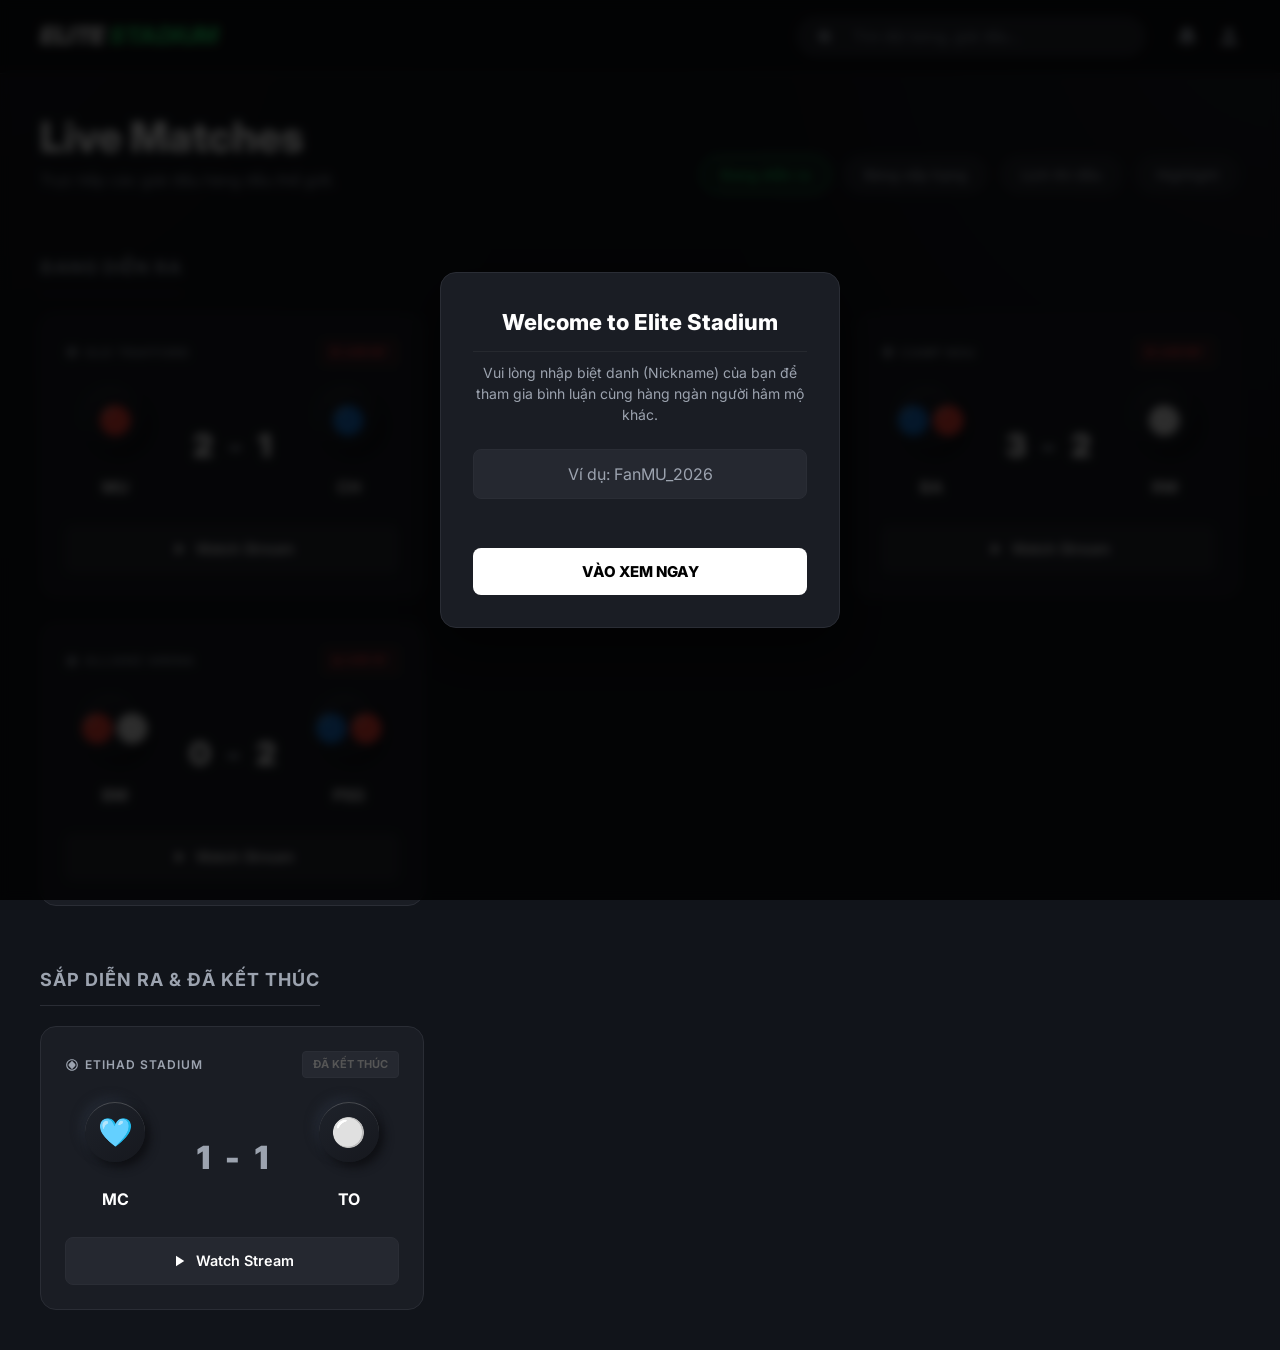
<file: index.html>
<!DOCTYPE html>
<html lang="vi">
<head>
    <meta charset="UTF-8">
    <meta name="viewport" content="width=device-width, initial-scale=1.0">
    <title>Elite Stadium - Trang Chủ Bóng Đá</title>
    <!-- Import font Inter giống thiết kế -->
    <link href="https://fonts.googleapis.com/css2?family=Inter:wght@400;500;600;700;800;900&display=swap" rel="stylesheet">
    <link rel="stylesheet" href="style.css">
    <style>
        /* Tái sử dụng Theme Elite Stadium */
        :root {
            --bg-main: #0e1015;
            --bg-card: #1a1d24;
            --bg-input: #252830;
            --accent-green: #22c55e;
            --accent-red: #ef4444;
            --text-main: #ffffff;
            --text-muted: #9ca3af;
            --border-color: #2a2d35;
        }

        * { box-sizing: border-box; margin: 0; padding: 0; }
        body { background-color: var(--bg-main); color: var(--text-main); font-family: 'Inter', sans-serif; min-height: 100vh; overflow-x: hidden; }

        /* NAVBAR */
        .elite-nav { display: flex; justify-content: space-between; align-items: center; padding: 16px 40px; border-bottom: 1px solid var(--border-color); background-color: rgba(14, 16, 21, 0.95); backdrop-filter: blur(10px); position: sticky; top: 0; z-index: 100; }
        .elite-logo { font-size: 24px; font-weight: 900; font-style: italic; letter-spacing: -0.5px; color: var(--text-main); }
        .elite-logo span { color: var(--accent-green); }
        
        .elite-search { display: flex; align-items: center; background-color: var(--bg-input); padding: 10px 20px; border-radius: 24px; width: 350px; border: 1px solid transparent; transition: border-color 0.3s; }
        .elite-search:focus-within { border-color: var(--accent-green); }
        .elite-search input { background: transparent; border: none; color: var(--text-main); outline: none; margin-left: 10px; width: 100%; font-family: 'Inter'; }
        .elite-search svg { color: var(--text-muted); width: 18px; height: 18px; }
        
        .nav-icons { display: flex; gap: 20px; align-items: center; color: var(--text-muted); }
        .nav-icons svg { width: 22px; height: 22px; cursor: pointer; transition: color 0.2s; }
        .nav-icons svg:hover { color: var(--text-main); }

        /* HERO SECTION */
        .elite-hero { margin-top: 40px; margin-bottom: 30px; display: flex; justify-content: space-between; align-items: flex-end; }
        .elite-title { font-size: 42px; font-weight: 800; margin-bottom: 8px; }
        .elite-subtitle { font-size: 16px; color: var(--text-muted); }
        
        /* FILTERS (Đã xóa Tennis, Basketball) */
        .elite-filters { display: flex; gap: 12px; }
        .elite-filter-btn { background-color: var(--bg-input); border: 1px solid var(--border-color); color: var(--text-muted); padding: 10px 20px; border-radius: 30px; cursor: pointer; font-weight: 600; font-size: 14px; transition: all 0.3s; font-family: 'Inter'; }
        .elite-filter-btn:hover { border-color: var(--text-muted); color: var(--text-main); }
        .elite-filter-btn.active { background-color: rgba(34, 197, 94, 0.1); border-color: var(--accent-green); color: var(--accent-green); }

        /* MATCH GRID & CARDS */
        .section-title { font-size: 18px; margin: 30px 0 20px 0; color: var(--text-muted); text-transform: uppercase; font-weight: 700; letter-spacing: 1px; border-bottom: 1px solid var(--border-color); padding-bottom: 10px; display: inline-block; }
        .match-list { display: grid; grid-template-columns: repeat(auto-fill, minmax(350px, 1fr)); gap: 24px; margin-bottom: 40px; }
        
        .elite-match-card { background: var(--bg-card); border: 1px solid var(--border-color); border-radius: 16px; padding: 24px; cursor: pointer; transition: transform 0.3s, box-shadow 0.3s, border-color 0.3s; position: relative; overflow: hidden; }
        .elite-match-card:hover { transform: translateY(-5px); border-color: #3a3f4a; box-shadow: 0 10px 30px rgba(0,0,0,0.5); }
        
        .elite-card-header { display: flex; justify-content: space-between; align-items: center; margin-bottom: 24px; }
        .elite-league { font-size: 12px; font-weight: 600; color: var(--text-muted); display: flex; align-items: center; gap: 6px; text-transform: uppercase; }
        .elite-league svg { width: 14px; height: 14px; }
        
        .elite-live-badge { background-color: rgba(239, 68, 68, 0.1); color: var(--accent-red); padding: 4px 10px; border-radius: 4px; font-size: 11px; font-weight: 800; display: flex; align-items: center; gap: 6px; border: 1px solid rgba(239, 68, 68, 0.2); }
        .elite-live-badge::before { content: ''; width: 6px; height: 6px; background: var(--accent-red); border-radius: 50%; box-shadow: 0 0 8px var(--accent-red); animation: pulse 1.5s infinite; }
        .elite-upcoming-badge { background-color: var(--bg-input); color: var(--text-muted); padding: 4px 10px; border-radius: 4px; font-size: 11px; font-weight: 700; border: 1px solid var(--border-color); }
        
        @keyframes pulse { 0% { opacity: 1; } 50% { opacity: 0.4; } 100% { opacity: 1; } }

        .elite-card-body { display: flex; justify-content: space-between; align-items: center; margin-bottom: 24px; }
        .elite-team { display: flex; flex-direction: column; align-items: center; gap: 10px; width: 30%; }
        .elite-logo-bg { width: 60px; height: 60px; border-radius: 50%; background: linear-gradient(145deg, #1e222a, #16181e); box-shadow:  5px 5px 10px #0e0f13, -5px -5px 10px #222731; display: flex; align-items: center; justify-content: center; font-size: 28px; }
        .elite-team-name { font-size: 16px; font-weight: 700; }
        
        .elite-score { font-size: 32px; font-weight: 900; width: 40%; text-align: center; }
        .elite-score span { color: var(--text-muted); margin: 0 5px; }
        
        .elite-watch-btn { width: 100%; padding: 14px; background-color: var(--bg-input); border: 1px solid var(--border-color); color: var(--text-main); border-radius: 8px; font-weight: 600; font-family: 'Inter'; cursor: pointer; display: flex; align-items: center; justify-content: center; gap: 8px; transition: all 0.2s; }
        .elite-match-card:hover .elite-watch-btn { background-color: var(--accent-green); color: #000; border-color: var(--accent-green); }
        .elite-watch-btn svg { width: 18px; height: 18px; }

        /* MODAL NICKNAME */
        .modal { display: none; position: fixed; inset: 0; background: rgba(0,0,0,0.8); backdrop-filter: blur(5px); z-index: 1000; align-items: center; justify-content: center; }
        .modal.active { display: flex; }
        .modal-content { background: var(--bg-card); padding: 32px; border-radius: 16px; width: 400px; border: 1px solid var(--border-color); text-align: center; }
        .modal-header { font-size: 22px; font-weight: 800; margin-bottom: 10px; color: var(--text-main); }
        .modal-content p { color: var(--text-muted); margin-bottom: 24px; font-size: 14px; line-height: 1.5; }
        .modal-content input { width: 100%; padding: 14px 20px; background: var(--bg-input); border: 1px solid var(--border-color); color: var(--text-main); border-radius: 8px; font-size: 16px; font-family: 'Inter'; margin-bottom: 24px; outline: none; transition: border-color 0.3s; text-align: center; }
        .modal-content input:focus { border-color: var(--accent-green); }
        .modal-actions button { width: 100%; padding: 14px; background: var(--text-main); color: #000; border: none; border-radius: 8px; font-weight: 800; font-size: 15px; cursor: pointer; transition: opacity 0.2s; }
        .modal-actions button:hover { opacity: 0.8; }

        /* TOAST */
        #toast { position: fixed; bottom: 20px; right: 20px; background: var(--accent-green); color: #000; padding: 12px 24px; border-radius: 6px; font-weight: 600; transform: translateX(150%); transition: transform 0.3s ease; z-index: 3000; }
        #toast.show { transform: translateX(0); }
    </style>
</head>
<body class="elite-stadium-bg">
    
    <!-- Navbar Premium Elite Stadium -->
    <nav class="elite-nav">
        <div class="elite-logo">ELITE <span>STADIUM</span></div>
        
        <div style="display: flex; align-items: center; gap: 30px;">
            <div class="elite-search">
                <svg viewBox="0 0 24 24" fill="none" stroke="currentColor" stroke-width="2"><circle cx="11" cy="11" r="8"/><path d="M21 21l-4.35-4.35"/></svg>
                <input type="text" id="searchInput" placeholder="Tìm đội bóng, giải đấu..." oninput="renderMatches()">
            </div>
            
            <div class="nav-icons">
                <!-- Bell icon -->
                <svg viewBox="0 0 24 24" fill="none" stroke="currentColor" stroke-width="2"><path d="M18 8A6 6 0 006 8c0 7-3 9-3 9h18s-3-2-3-9M13.73 21a2 2 0 01-3.46 0"/></svg>
                <!-- User icon -->
                <svg viewBox="0 0 24 24" fill="none" stroke="currentColor" stroke-width="2"><path d="M20 21v-2a4 4 0 00-4-4H8a4 4 0 00-4 4v2"/><circle cx="12" cy="7" r="4"/></svg>
            </div>
        </div>
    </nav>

    <div class="container" style="max-width: 1300px; margin: 0 auto; padding: 0 40px;">
        <div class="elite-hero">
            <div>
                <h1 class="elite-title">Live Matches</h1>
                <p class="elite-subtitle">Trực tiếp các giải đấu hàng đầu thế giới.</p>
            </div>
            <div class="elite-filters">
                <button class="elite-filter-btn active" onclick="window.location.href='index.html'">Đang diễn ra</button>
                <button class="elite-filter-btn" onclick="alert('Chức năng Bảng xếp hạng đang phát triển!')">Bảng xếp hạng</button>
                <button class="elite-filter-btn" onclick="alert('Chức năng Lịch thi đấu đang phát triển!')">Lịch thi đấu</button>
                <button class="elite-filter-btn" onclick="alert('Chức năng Highlight đang phát triển!')">Highlight</button>
            </div>
        </div>
        
        <!-- Khu vực hiển thị trận Live -->
        <h2 class="section-title">Đang diễn ra</h2>
        <div class="match-list" id="liveMatches"></div>
        
        <!-- Khu vực hiển thị trận Sắp tới / Đã kết thúc -->
        <h2 class="section-title" style="margin-top: 20px;">Sắp diễn ra & Đã kết thúc</h2>
        <div class="match-list" id="otherMatches"></div>
    </div>

    <!-- Modal Nhập Nickname -->
    <div class="modal" id="nicknameModal">
        <div class="modal-content">
            <div class="modal-header">Welcome to Elite Stadium</div>
            <p>Vui lòng nhập biệt danh (Nickname) của bạn để tham gia bình luận cùng hàng ngàn người hâm mộ khác.</p>
            <input type="text" id="nicknameInput" placeholder="Ví dụ: FanMU_2026">
            <div class="modal-actions">
                <button onclick="saveNickname()">VÀO XEM NGAY</button>
            </div>
        </div>
    </div>

    <!-- Toast Thông báo -->
    <div id="toast">Thành công!</div>

    <script src="data.js"></script>
    <script src="auth.js"></script>
    <script>
       // Cập nhật dữ liệu thật từ hệ thống (localStorage) do Admin thêm
        const savedData = localStorage.getItem('livestream_data');
        if (savedData) {
            window.db = JSON.parse(savedData);
        } else {
            // Nếu hệ thống chưa có dữ liệu, khởi tạo mảng rỗng để tránh lỗi
            window.db = {
                tblMatch: [],
                tblTeam: []
            };
        }

        // Tự động làm mới giao diện ngay khi Admin thêm trận đấu mới (không cần F5)
        window.addEventListener('storage', (e) => {
            if (e.key === 'livestream_data') {
                window.db = JSON.parse(e.newValue);
                renderMatches(); 
            }
        });

        // Hàm lấy Session giả lập (Bạn có thể map với auth.js của bạn)
        function getGuestSession() { return sessionStorage.getItem('viewerNick'); }
        function setGuestSession(nick) { sessionStorage.setItem('viewerNick', nick); }
        function showToast(msg) {
            const toast = document.getElementById('toast');
            toast.innerText = msg;
            toast.classList.add('show');
            setTimeout(() => { toast.classList.remove('show'); }, 3000);
        }

        document.addEventListener('DOMContentLoaded', () => {
            if (!getGuestSession()) {
                document.getElementById('nicknameModal').classList.add('active');
            }
            renderMatches();
        });

        function saveNickname() {
            const nick = document.getElementById('nicknameInput').value.trim();
            if (nick) {
                setGuestSession(nick);
                document.getElementById('nicknameModal').classList.remove('active');
                showToast("Đã lưu Nickname: " + nick);
            } else {
                alert("Vui lòng nhập Nickname!");
            }
        }

        function getTeam(id) { return window.db.tblTeam.find(t => t.teamId === id) || {name: "Unknown", shortName: "UNK", logo: "⚽"}; }

        function renderMatches() {
            const query = document.getElementById('searchInput').value.toLowerCase();
            const liveContainer = document.getElementById('liveMatches');
            const otherContainer = document.getElementById('otherMatches');

            liveContainer.innerHTML = ''; 
            otherContainer.innerHTML = '';

            let hasLive = false;
            let hasOther = false;

            window.db.tblMatch.forEach(m => {
                const home = getTeam(m.homeTeamId);
                const away = getTeam(m.awayTeamId);
                
                // Lọc theo tìm kiếm
                if (!home.name.toLowerCase().includes(query) && !away.name.toLowerCase().includes(query) && !home.shortName.toLowerCase().includes(query)) return;

                let badgeHtml = '';
                let scoreHtml = '';

                if (m.status === 'Live') {
                    badgeHtml = `<div class="elite-live-badge">LIVE ${m.currentTime}'</div>`;
                    scoreHtml = `<div class="elite-score" style="color: var(--text-main);">${m.homeScore} <span>-</span> ${m.awayScore}</div>`;
                } else if (m.status === 'Upcoming') {
                    badgeHtml = `<div class="elite-upcoming-badge">SẮP DIỄN RA</div>`;
                    scoreHtml = `<div class="elite-score" style="color: var(--text-muted); font-size: 24px;">VS</div>`;
                } else {
                    badgeHtml = `<div class="elite-upcoming-badge" style="color:#555">ĐÃ KẾT THÚC</div>`;
                    scoreHtml = `<div class="elite-score" style="color: var(--text-muted);">${m.homeScore} <span>-</span> ${m.awayScore}</div>`;
                }

                const html = `
                    <div class="elite-match-card" onclick="window.location.href='match-detail.html?id=${m.matchId}'">
                        <div class="elite-card-header">
                            <div class="elite-league">
                                <svg viewBox="0 0 24 24" fill="currentColor"><path d="M12 2C6.48 2 2 6.48 2 12s4.48 10 10 10 10-4.48 10-10S17.52 2 12 2zm0 18c-4.41 0-8-3.59-8-8s3.59-8 8-8 8 3.59 8 8-3.59 8-8 8zm4.59-10.59l-4.59-4.59-4.59 4.59C6.54 10.3 6 11.08 6 12s.54 1.7 1.41 2.59l4.59 4.59 4.59-4.59C17.46 13.7 18 12.92 18 12s-.54-1.7-1.41-2.59z"/></svg>
                                ${m.stadium} <!-- Dùng trường stadium lưu tên giải như thiết kế cũ -->
                            </div>
                            ${badgeHtml}
                        </div>
                        
                        <div class="elite-card-body">
                            <div class="elite-team">
                                <div class="elite-logo-bg">${home.logo}</div>
                                <div class="elite-team-name">${home.shortName}</div>
                            </div>
                            ${scoreHtml}
                            <div class="elite-team">
                                <div class="elite-logo-bg">${away.logo}</div>
                                <div class="elite-team-name">${away.shortName}</div>
                            </div>
                        </div>
                        
                        <button class="elite-watch-btn">
                            <svg viewBox="0 0 24 24" fill="currentColor"><path d="M8 5v14l11-7z"/></svg> 
                            Watch Stream
                        </button>
                    </div>`;

                if (m.status === 'Live') {
                    liveContainer.innerHTML += html;
                    hasLive = true;
                } else {
                    otherContainer.innerHTML += html;
                    hasOther = true;
                }
            });
            
            if (!hasLive) liveContainer.innerHTML = '<p style="color: var(--text-muted); padding: 20px 0;">Hiện không có trận đấu nào đang diễn ra.</p>';
            if (!hasOther) otherContainer.innerHTML = '<p style="color: var(--text-muted); padding: 20px 0;">Không có trận đấu sắp tới.</p>';
        }
    </script>
</body>
</html>
</file>
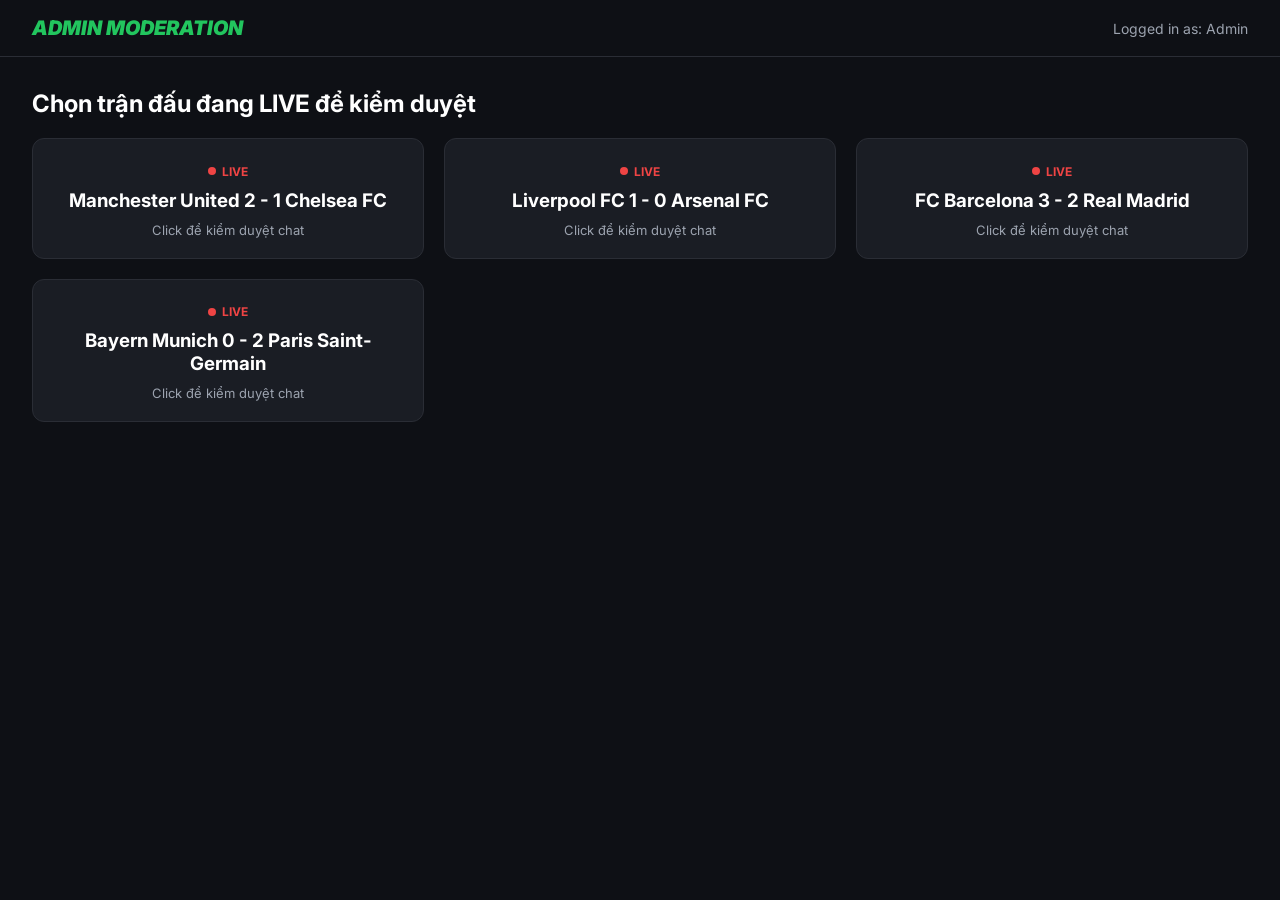
<file: admin-chat.html>
<!DOCTYPE html>
<html lang="vi">
<head>
    <meta charset="UTF-8">
    <meta name="viewport" content="width=device-width, initial-scale=1.0">
    <title>Kiểm Duyệt Chat - Admin</title>
    <link href="https://fonts.googleapis.com/css2?family=Inter:wght@400;500;600;700;800;900&display=swap" rel="stylesheet">
    <link rel="stylesheet" href="style/livechat.css">
</head>
<body>

    <!-- NAVBAR -->
    <nav class="navbar">
        <div class="nav-left">
            <button class="back-btn" onclick="goBack()" id="navBackBtn" style="display:none;">
                <svg width="24" height="24" viewBox="0 0 24 24" fill="none" stroke="currentColor" stroke-width="2"><path d="M19 12H5M12 19l-7-7 7-7"/></svg>
            </button>
            <div class="logo">ADMIN MODERATION</div>
        </div>
        <div style="color: var(--text-muted); font-size: 14px;">Logged in as: Admin</div>
    </nav>

    <!-- VIEW 1: DANH SÁCH TRẬN ĐẤU -->
    <div id="matchListView">
        <h2>Chọn trận đấu đang LIVE để kiểm duyệt</h2>
        <div class="grid-matches" id="liveMatchGrid">
            <!-- JS Render -->
        </div>
    </div>

    <!-- VIEW 2: CHI TIẾT KIỂM DUYỆT -->
    <div id="moderationView">
        <div class="left-panel">
            <div class="video-container">
                <img src="imgs/image.png" alt="Stadium" id="streamImage">
                <h3 id="videoTitle" style="position: absolute; bottom: 20px; left: 20px; background: rgba(0,0,0,0.7); padding: 10px 15px; border-radius: 8px;">Đang phát Stream...</h3>
            </div>
        </div>
        <div class="right-panel">
            <div class="chat-header">
                <span>Live Chat</span>
                <span style="color: var(--accent-red); font-size: 12px;">Đang giám sát (REC)</span>
            </div>
            <div class="chat-messages" id="chatBox">
                <!-- JS Render -->
            </div>
            <div class="chat-actions">
                <button class="btn btn-secondary" onclick="openBanListModal()">DS Bị Cấm</button>
                <button class="btn btn-danger" onclick="clearAllChat()">Clear All</button>
            </div>
        </div>
    </div>

    <!-- MENU NGỮ CẢNH (Chuột phải) -->
    <div id="contextMenu">
        <div class="ctx-item delete" onclick="handleDeleteMsg()">
            <svg width="16" height="16" viewBox="0 0 24 24" fill="none" stroke="currentColor" stroke-width="2"><polyline points="3 6 5 6 21 6"></polyline><path d="M19 6v14a2 2 0 0 1-2 2H7a2 2 0 0 1-2-2V6m3 0V4a2 2 0 0 1 2-2h4a2 2 0 0 1 2 2v2"></path></svg>
            Xóa tin nhắn
        </div>
        <div class="ctx-item" onclick="openBanModal()">
            <svg width="16" height="16" viewBox="0 0 24 24" fill="none" stroke="currentColor" stroke-width="2"><circle cx="12" cy="12" r="10"></circle><line x1="4.93" y1="4.93" x2="19.07" y2="19.07"></line></svg>
            Cấm người dùng
        </div>
    </div>

    <!-- MODAL CẤM NGƯỜI DÙNG -->
    <div class="modal-overlay" id="banModal">
        <div class="modal-content">
            <div class="modal-title">Cấm Người Dùng</div>
            <div class="form-group">
                <label>Người dùng:</label>
                <input type="text" id="banUsername" readonly disabled>
            </div>
            <div class="form-group">
                <label>Thời gian cấm:</label>
                <select id="banDuration">
                    <option value="10">10 Phút</option>
                    <option value="60">1 Giờ</option>
                    <option value="999999">Vĩnh viễn</option>
                </select>
            </div>
            <div class="form-group">
                <label>Lý do:</label>
                <select id="banReason">
                    <option value="Ngôn từ kích động">Ngôn từ kích động</option>
                    <option value="Spam">Spam</option>
                    <option value="Quảng cáo cá độ">Quảng cáo cá độ</option>
                    <option value="Khác">Khác</option>
                </select>
            </div>
            <div class="modal-actions">
                <button class="btn btn-secondary" onclick="closeModal('banModal')">Hủy</button>
                <button class="btn btn-danger" onclick="confirmBan()">Xác nhận Cấm</button>
            </div>
        </div>
    </div>

    <!-- MODAL DANH SÁCH BỊ CẤM -->
    <div class="modal-overlay" id="banListModal">
        <div class="modal-content" style="width: 600px;">
            <div class="modal-title" style="color: var(--text-main);">Danh Sách Người Bị Cấm</div>
            <div style="max-height: 300px; overflow-y: auto;">
                <table class="table">
                    <thead>
                        <tr>
                            <th>User ID</th>
                            <th>Lý do</th>
                            <th>Trạng thái</th>
                            <th>Hành động</th>
                        </tr>
                    </thead>
                    <tbody id="banListTableBody">
                        <!-- JS Render -->
                    </tbody>
                </table>
            </div>
            <div class="modal-actions">
                <button class="btn btn-secondary" onclick="closeModal('banListModal')">Đóng</button>
            </div>
        </div>
    </div>

    <!-- TOAST NOTIFICATION -->
    <div id="toast">Thao tác thành công</div>

    <script src="data.js"></script>
    <script src="auth.js"></script>
    <script>
        // --- 1. BIẾN TOÀN CỤC ---
        let currentMatchId = null;
        let currentChatId = null;
        let selectedMsgId = null;
        let selectedUserId = null;
        let chatInterval = null;

        document.addEventListener('DOMContentLoaded', () => {
            // Reload dữ liệu từ localStorage để lấy những thay đổi mới từ admin-match.html
            if(localStorage.getItem('footballDB')) {
                window.db = JSON.parse(localStorage.getItem('footballDB'));
            }
            // Đảm bảo tblGuest tồn tại
            if(!window.db.tblGuest) {
                window.db.tblGuest = [];
            }
            renderLiveMatches();
        });

        // --- 3. ĐIỀU HƯỚNG GIAO DIỆN ---
        function renderLiveMatches() {
            // Reload dữ liệu từ localStorage mỗi lần render
            if(localStorage.getItem('footballDB')) {
                window.db = JSON.parse(localStorage.getItem('footballDB'));
            }
            
            const grid = document.getElementById('liveMatchGrid');
            const liveMatches = window.db.tblMatch.filter(m => m.status === 'Live');
            
            grid.innerHTML = liveMatches.map(m => {
                const home = window.db.tblTeam.find(t => t.teamId === m.homeTeamId).name;
                const away = window.db.tblTeam.find(t => t.teamId === m.awayTeamId).name;
                return `
                    <div class="match-card" onclick="openModeration(${m.matchId}, ${m.tblLiveChatID}, '${home} vs ${away}')">
                        <div class="live-badge">LIVE</div>
                        <h3>${home} ${m.homeScore} - ${m.awayScore} ${away}</h3>
                        <p style="color: var(--text-muted); margin-top: 10px; font-size: 13px;">Click để kiểm duyệt chat</p>
                    </div>`;
            }).join('');
        }

        function openModeration(matchId, chatId, title) {
            // Reload dữ liệu từ localStorage trước khi render chat
            if(localStorage.getItem('footballDB')) {
                window.db = JSON.parse(localStorage.getItem('footballDB'));
            }
            
            currentMatchId = matchId;
            currentChatId = chatId;
            document.getElementById('matchListView').style.display = 'none';
            document.getElementById('moderationView').style.display = 'flex';
            document.getElementById('navBackBtn').style.display = 'flex';
            document.getElementById('videoTitle').innerText = "Trực tiếp: " + title;
            
            renderChat();
            
            // Xóa interval cũ nếu có để tránh chạy nhiều luồng
            if(chatInterval) clearInterval(chatInterval);
            
            chatInterval = setInterval(() => {
                // Tự động fake 1 tin nhắn mới ngẫu nhiên (năng động như thật)
                if(Math.random() > 0.5) { // 50% cơ hội mỗi 2s sẽ có comment mới
                    const phrases = ["Ghi bàn điiiii", "Defend kém quá", "Cố lên!", "Sút hay lắm!", "Phạm lỗi kìa thề", "Việt vị rõ ràng!", "F88 nhà cái hàng đâù Việt Nam", "Xem mượt phết anh em ạ", "Thay người đi", "Vào rồiiiii!!!!"];
                    const randomPhrase = phrases[Math.floor(Math.random() * phrases.length)];
                    window.db.tblCommentDetail.push({
                        ID: Date.now(),
                        tblLiveChatID: currentChatId,
                        tblUserID: 'Khán giả_' + Math.floor(Math.random() * 999), 
                        content: randomPhrase,
                        time: new Date().toISOString(),
                        status: "Visible"
                    });
                    // Chú ý: Không lưu saveData() để tránh nặng file data.js quá mức, chỉ hiển thị tạm thời trên RAM
                }
                
                renderChat();
            }, 2000); 
        }

        function goBack() {
            clearInterval(chatInterval);
            document.getElementById('matchListView').style.display = 'block';
            document.getElementById('moderationView').style.display = 'none';
            document.getElementById('navBackBtn').style.display = 'none';
        }

        // --- 4. RENDER VÀ XỬ LÝ SỰ KIỆN CHAT ---
        function renderChat() {
            const msgs = window.db.tblCommentDetail.filter(c => c.tblLiveChatID === currentChatId && c.status === "Visible");
            const box = document.getElementById('chatBox');
            const isScrolledToBottom = box.scrollHeight - box.clientHeight <= box.scrollTop + 50;

            box.innerHTML = msgs.map(m => `
                <div class="msg-bubble" data-msgid="${m.ID}" data-userid="${m.tblUserID}">
                    <div class="msg-user">${m.tblUserID}</div>
                    <div class="msg-text">${m.content}</div>
                </div>
            `).join('');

            if (isScrolledToBottom) box.scrollTop = box.scrollHeight;
            attachContextMenu();
        }

        // Bắt sự kiện Click Chuột Phải (Context Menu)
        function attachContextMenu() {
            const bubbles = document.querySelectorAll('.msg-bubble');
            bubbles.forEach(bubble => {
                bubble.addEventListener('contextmenu', function(e) {
                    e.preventDefault(); // Chặn menu mặc định của trình duyệt
                    selectedMsgId = parseInt(this.getAttribute('data-msgid'));
                    selectedUserId = this.getAttribute('data-userid');
                    
                    const menu = document.getElementById('contextMenu');
                    menu.style.display = 'block';
                    menu.style.left = e.pageX + 'px';
                    menu.style.top = e.pageY + 'px';
                });
            });
        }

        // Ẩn Context Menu khi click chỗ khác
        document.addEventListener('click', () => {
            document.getElementById('contextMenu').style.display = 'none';
        });

        // --- 5. CHỨC NĂNG: XÓA TIN NHẮN (Bước 7a) ---
        function handleDeleteMsg() {
            const msg = window.db.tblCommentDetail.find(m => m.ID === selectedMsgId);
            if(msg) {
                msg.status = "Hidden"; // Đánh dấu ẩn
                renderChat();
                showToast("Đã xóa tin nhắn thành công.");
            }
        }

        // --- 6. CHỨC NĂNG: CẤM NGƯỜI DÙNG (Bước 7, 8, 9, 10) ---
        function openBanModal() {
            document.getElementById('banUsername').value = selectedUserId;
            document.getElementById('banModal').style.display = 'flex';
        }

        function confirmBan() {
            const duration = document.getElementById('banDuration').value;
            const reason = document.getElementById('banReason').value;
            
            // Đảm bảo tblGuest tồn tại
            if(!window.db.tblGuest) {
                window.db.tblGuest = [];
            }
            
            // Tìm user trong tblGuest (Nếu chưa có thì thêm mới vào mock data để demo)
            let guest = window.db.tblGuest.find(g => g.tblUserID === selectedUserId);
            if(!guest) {
                guest = { id: Date.now(), tblUserID: selectedUserId };
                window.db.tblGuest.push(guest);
            }
            
            // Cập nhật trạng thái cấm
            guest.status = 'Banned';
            guest.banReason = reason;
            // Xóa luôn tin nhắn của người này cho sạch (Tuỳ chọn)
            handleDeleteMsg(); 

            closeModal('banModal');
            showToast("Đã cấm người dùng " + selectedUserId);
            window.saveData();
        }

        // --- 7. CHỨC NĂNG: DANH SÁCH BỊ CẤM & GỠ CẤM (Bước 4a) ---
        function openBanListModal() {
            // Đảm bảo tblGuest tồn tại
            if(!window.db.tblGuest) {
                window.db.tblGuest = [];
            }
            const tbody = document.getElementById('banListTableBody');
            const bannedUsers = window.db.tblGuest.filter(g => g.status === 'Banned');
            
            if(bannedUsers.length === 0) {
                tbody.innerHTML = '<tr><td colspan="4" style="text-align:center;">Không có ai bị cấm.</td></tr>';
            } else {
                tbody.innerHTML = bannedUsers.map(g => `
                    <tr>
                        <td>${g.tblUserID}</td>
                        <td>${g.banReason}</td>
                        <td><span style="color:var(--accent-red)">Banned</span></td>
                        <td><button class="btn btn-primary" style="padding: 6px 12px; font-size:12px;" onclick="unbanUser('${g.tblUserID}')">Gỡ cấm</button></td>
                    </tr>
                `).join('');
            }
            document.getElementById('banListModal').style.display = 'flex';
        }

        function unbanUser(userId) {
            if(!window.db.tblGuest) {
                window.db.tblGuest = [];
            }
            const guest = window.db.tblGuest.find(g => g.tblUserID === userId);
            if(guest) {
                guest.status = 'Active';
                guest.banReason = null;
                showToast("Đã gỡ cấm người dùng.");
                window.saveData();
                openBanListModal(); // Render lại bảng
            }
        }

        // --- 8. CHỨC NĂNG: XÓA TOÀN BỘ CHAT ---
        function clearAllChat() {
            if(confirm('Bạn chắc chắn muốn xóa tất cả tin nhắn trong phòng chat này?')) {
                const msgs = window.db.tblCommentDetail.filter(c => c.tblLiveChatID === currentChatId);
                msgs.forEach(m => {
                    m.status = "Hidden"; // Đánh dấu ẩn tất cả
                });
                renderChat();
                showToast("Đã xóa tất cả tin nhắn.");
            }
        }

        // --- TIỆN ÍCH UI ---
        function closeModal(id) { document.getElementById(id).style.display = 'none'; }
        
        function showToast(msg) {
            const toast = document.getElementById('toast');
            toast.innerText = msg;
            toast.classList.add('show');
            setTimeout(() => { toast.classList.remove('show'); }, 3000);
        }
    </script>
</body>
</html>
</file>
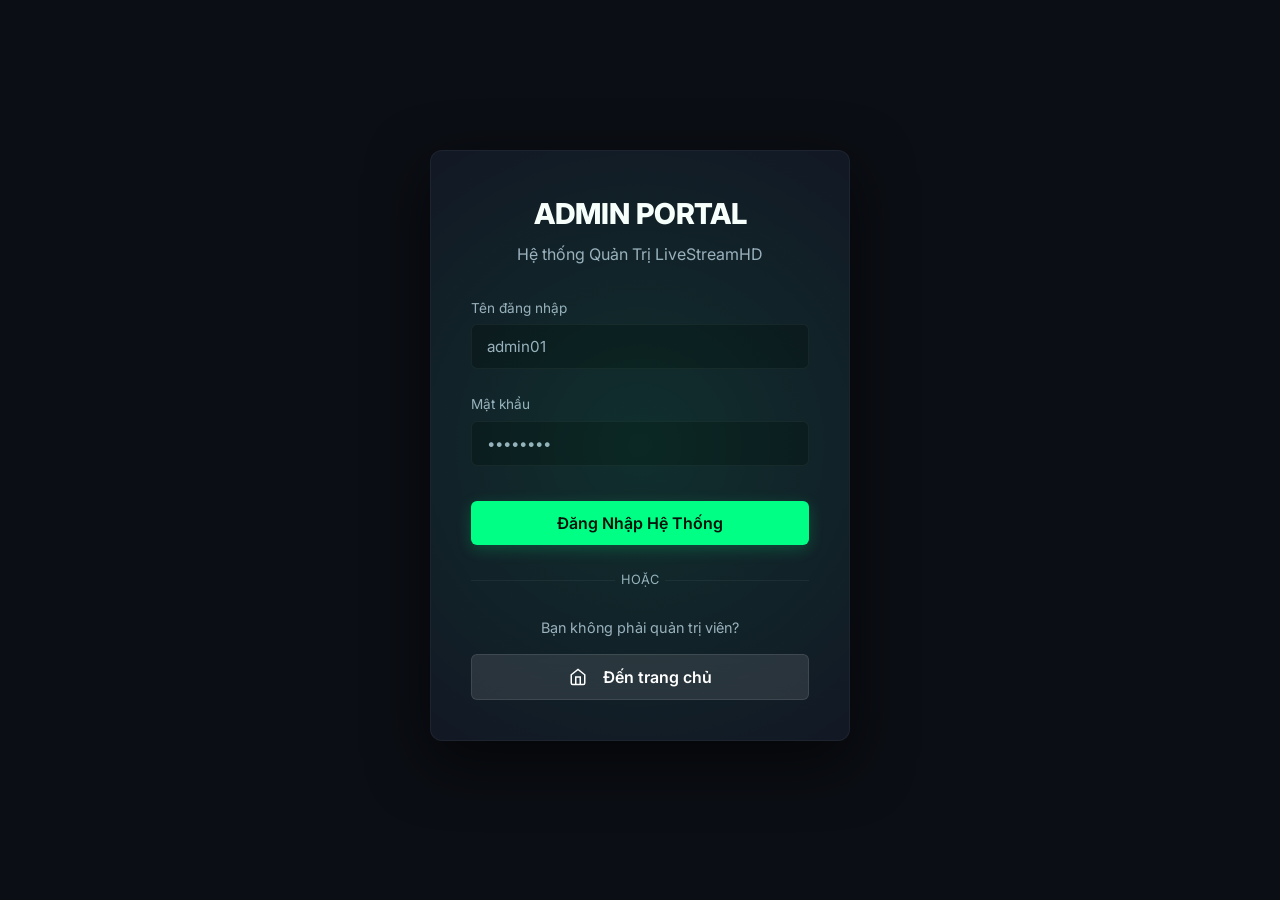
<file: admin-dashboard.html>
<!DOCTYPE html>
<html lang="vi">
<head>
    <meta charset="UTF-8">
    <title>Admin Dashboard</title>
    <link rel="stylesheet" href="style.css">
</head>
<body>
    <div class="admin-wrapper">
        <aside class="admin-sidebar">
            <div class="logo">⚽ AdminPanel</div>
            <nav class="admin-nav">
                <a href="admin-dashboard.html" class="active">📊 Tổng Quan Dashboard</a>
                <a href="admin-match.html">🏟️ Quản Lý Trận Đấu</a>
                <a href="admin-event.html">⏱️ Cập Nhật Events</a>
                <a href="admin-chat.html">🛡️ Kiểm Duyệt Chat</a>
            </nav>
            <div style="padding: 20px;">
                <button class="btn-danger" style="width: 100%;" onclick="logoutAdmin()">🚪 Đăng xuất</button>
            </div>
        </aside>

        <main class="admin-main">
            <div class="admin-header">
                <h2>Bảng Điều Khiển</h2>
                <div class="user-profile" style="display:flex; align-items:center; gap:10px; background:var(--bg-card); padding:10px 20px; border-radius:30px; border:1px solid var(--glass-border);">
                    <span id="welcomeMsg" style="font-weight:600; color:var(--accent-green);">Welcome</span>
                </div>
            </div>

            <div class="grid-layout" style="grid-template-columns: repeat(3, 1fr);">
                <div class="card" style="cursor:pointer; display:flex; flex-direction:column; align-items:center; text-align:center; padding: 40px 20px; border-top: 4px solid var(--accent-green);" onclick="window.location.href='admin-match.html'">
                    <span style="font-size: 3rem; margin-bottom:15px;">🏟️</span>
                    <h3>Quản Lý Trận Đấu</h3>
                    <p style="color:var(--text-muted); font-size:0.9rem; margin-top:10px;">Thêm, sửa, xóa, chuyển trạng thái trận đấu.</p>
                </div>
                <div class="card" style="cursor:pointer; display:flex; flex-direction:column; align-items:center; text-align:center; padding: 40px 20px; border-top: 4px solid #F5A623;" onclick="window.location.href='admin-event.html'">
                    <span style="font-size: 3rem; margin-bottom:15px;">⏱️</span>
                    <h3>Cập Nhật Diễn Biến</h3>
                    <p style="color:var(--text-muted); font-size:0.9rem; margin-top:10px;">Thêm bàn thắng, thẻ phạt timeline thời gian thực.</p>
                </div>
                <div class="card" style="cursor:pointer; display:flex; flex-direction:column; align-items:center; text-align:center; padding: 40px 20px; border-top: 4px solid var(--accent-red);" onclick="window.location.href='admin-chat.html'">
                    <span style="font-size: 3rem; margin-bottom:15px;">🛡️</span>
                    <h3>Kiểm Duyệt Chat</h3>
                    <p style="color:var(--text-muted); font-size:0.9rem; margin-top:10px;">Xóa tin nhắn, cấm tài khoản vi phạm live chat.</p>
                </div>
            </div>
        </main>
    </div>

    <script src="data.js"></script>
    <script src="auth.js"></script>
    <script>
        document.addEventListener('DOMContentLoaded', () => {
            checkAdminAuth();
            const user = JSON.parse(sessionStorage.getItem('admin_session'));
            document.getElementById('welcomeMsg').textContent = `👋 Xin chào, ${user.displayName}`;
        });
    </script>
</body>
</html>
</file>
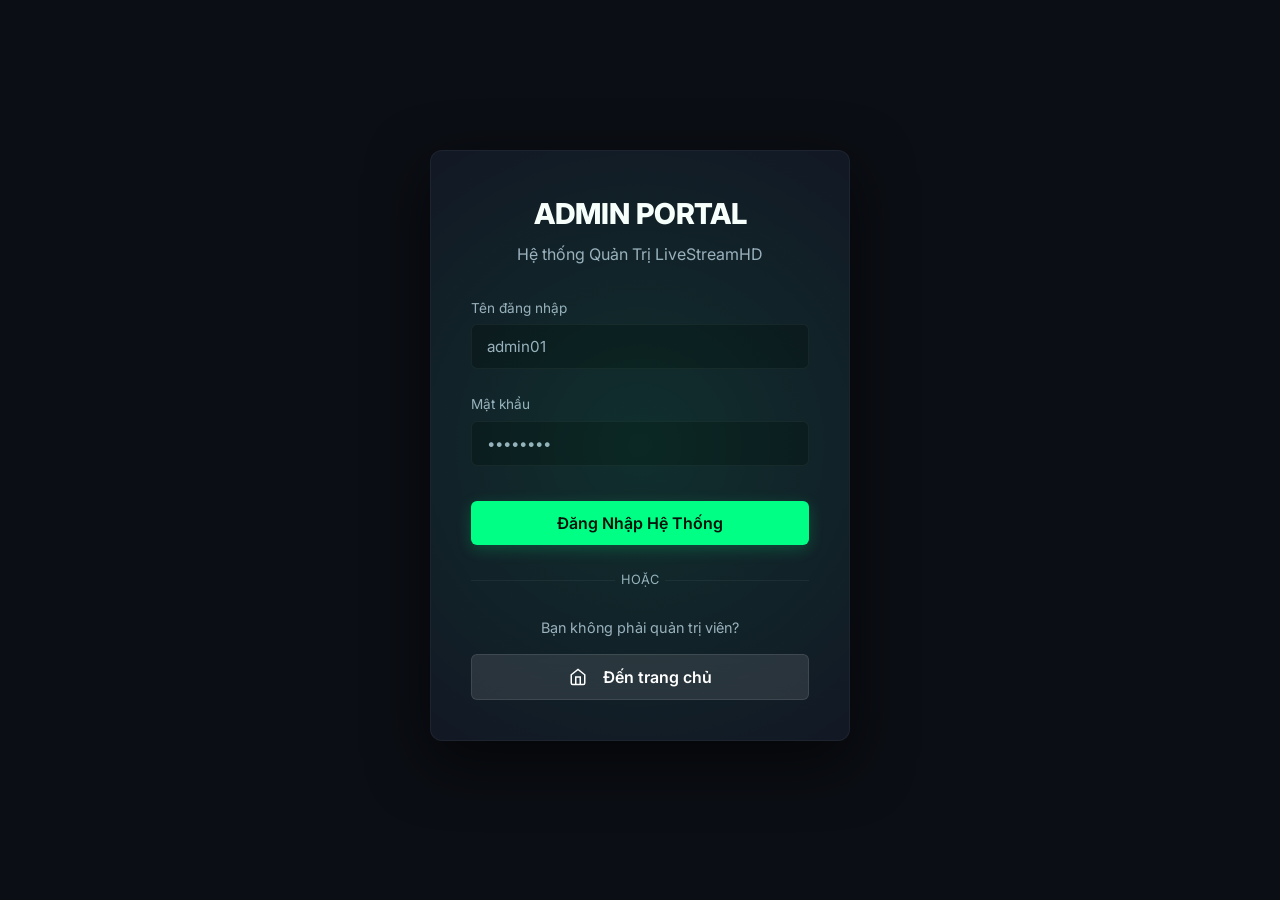
<file: admin-event.html>
<!DOCTYPE html>
<html lang="vi">
<head>
    <meta charset="UTF-8">
    <title>Cập Nhật Diễn Biến Trận Đấu | Admin</title>
    <link rel="stylesheet" href="style.css">
    <style>
        /* Small override for active match row */
        .match-row.active {
            background: rgba(0, 255, 133, 0.05);
        }
        .match-row.active td {
            color: var(--accent-green);
        }
    </style>
</head>
<body class="elite-stadium-bg">
    <div class="admin-wrapper">
        <aside class="admin-sidebar">
            <div class="logo">⚽ Elite Stadium</div>
            <nav class="admin-nav">
                <a href="admin-dashboard.html">📊 Tổng Quan</a>
                <a href="admin-match.html">🏟️ Quản Lý Trận Đấu</a>
                <a href="admin-event.html" class="active">⏱️ Cập Nhật Diễn Biến</a>
                <a href="admin-chat.html">🛡️ Kiểm Duyệt Chat</a>
            </nav>
            <div style="padding: 20px;">
                <button class="btn-danger" style="width: 100%;" onclick="logoutAdmin()">🚪 Đăng xuất</button>
            </div>
        </aside>

        <main class="admin-main">
            <div class="admin-header">
                <div>
                    <h1 style="font-size: 1.8rem; font-weight: 800;">Cập Nhật Diễn Biến</h1>
                    <p style="color: var(--text-muted);">Quản lý sự kiện và cập nhật tỉ số các trận đấu đang diễn ra.</p>
                </div>
            </div>

            <!-- Stats Grid -->
            <div class="stats-grid">
                <div class="stat-card">
                    <div class="stat-icon stat-blue">⚽</div>
                    <div class="stat-info">
                        <h3 id="statLiveCount">0</h3>
                        <p>Trận Đang Live</p>
                    </div>
                </div>
                <div class="stat-card">
                    <div class="stat-icon stat-green">🎯</div>
                    <div class="stat-info">
                        <h3 id="statTotalGoals">0</h3>
                        <p>Tổng Bàn Thắng</p>
                    </div>
                </div>
                <div class="stat-card">
                    <div class="stat-icon stat-yellow">🟨</div>
                    <div class="stat-info">
                        <h3 id="statYellowCards">0</h3>
                        <p>Thẻ Vàng</p>
                    </div>
                </div>
                <div class="stat-card">
                    <div class="stat-icon stat-red">🟥</div>
                    <div class="stat-info">
                        <h3 id="statRedCards">0</h3>
                        <p>Thẻ Đỏ</p>
                    </div>
                </div>
            </div>

            <div class="admin-event-layout">
                <!-- Left: Match List -->
                <div class="match-selection-card">
                    <div class="card-header">
                        <h2>Các Trận Đang Live</h2>
                        <button class="btn-secondary" onclick="location.reload()" style="padding: 5px 12px; font-size: 0.8rem;">🔄 Làm mới</button>
                    </div>
                    <div class="table-container">
                        <table>
                            <thead>
                                <tr>
                                    <th>Đội Nhà</th>
                                    <th>Đội Khách</th>
                                    <th>Tỉ Số</th>
                                    <th>Phút</th>
                                    <th>Trạng Thái</th>
                                    <th>Thao Tác</th>
                                </tr>
                            </thead>
                            <tbody id="liveMatchTableBody">
                                <!-- JS Render -->
                            </tbody>
                        </table>
                    </div>
                </div>

                <!-- Right: Management Panel -->
                <div class="event-management-panel">
                    <!-- Event Form -->
                    <div class="event-form-card" id="eventFormCard" style="display: none;">
                        <div class="event-match-detail-header">
                            <h3 id="panelMatchTeams">MU vs Chelsea</h3>
                            <div class="score-display" id="panelScore">2 - 1</div>
                            <div class="match-time" id="panelTime">⏱️ 65' — Hiệp 2</div>
                        </div>

                        <div id="addEventSection">
                            <h4 style="margin-bottom: 20px; display: flex; align-items: center; gap: 10px;">🔵 Thêm Sự Kiện Mới</h4>
                            
                            <label>Loại sự kiện</label>
                            <select id="evType" onchange="toggleSubSection()">
                                <option value="Goal">Bàn thắng ⚽</option>
                                <option value="Yellow Card">Thẻ vàng 🟨</option>
                                <option value="Red Card">Thẻ đỏ 🟥</option>
                                <option value="Substitution">Thay người 🔄</option>
                            </select>

                            <label>Chọn Đội</label>
                            <select id="evTeam" onchange="filterPlayers()">
                                <option value="">Chọn đội ghi nhận...</option>
                            </select>

                            <div id="mainPlayerSection">
                                <label id="labelMainPlayer">Cầu thủ</label>
                                <select id="evPlayer">
                                    <option value="">Chọn cầu thủ...</option>
                                </select>
                            </div>

                            <div id="subPlayerSection" style="display: none;">
                                <label>Vào sân (Dự bị)</label>
                                <select id="evPlayerSub">
                                    <option value="">Chọn cầu thủ vào sân...</option>
                                </select>
                            </div>

                            <label>Phút thứ</label>
                            <input type="number" id="evMinute" placeholder="Nhập phút thi đấu...">

                            <div style="display: flex; gap: 10px; margin-top: 10px;">
                                <button class="btn-primary" style="flex: 1;" onclick="handleSaveEvent()">✅ Xác nhận</button>
                                <button class="btn-secondary" style="flex: 1;" onclick="closeEventPanel()">❌ Hủy bỏ</button>
                            </div>
                        </div>
                    </div>

                    <!-- Timeline -->
                    <div class="timeline-card" id="timelineCard" style="display: none;">
                        <h3>📑 Nhật Ký Diễn Biến</h3>
                        <div class="timeline-list" id="timelineList">
                            <!-- JS Render -->
                        </div>
                    </div>

                    <div id="noSelectionMessage" style="text-align: center; padding: 40px; color: var(--text-muted); background: var(--bg-card); border-radius: 16px; border: 1px dashed var(--glass-border);">
                        <p>Vui lòng chọn một trận đấu từ danh sách để bắt đầu cập nhật diễn biến.</p>
                    </div>
                </div>
            </div>
        </main>
    </div>

    <!-- Error Modals -->
    <div class="modal error-modal validation" id="validationModal">
        <div class="modal-content">
            <div class="error-icon">❗</div>
            <h2>Lỗi Dữ Liệu</h2>
            <p id="validationMsg">Dữ liệu không hợp lệ. Vui lòng kiểm tra lại.</p>
            <button class="btn-danger" onclick="closeModal('validationModal')">Đã hiểu</button>
        </div>
    </div>

    <div class="modal error-modal network" id="networkModal">
        <div class="modal-content">
            <div class="error-icon">⚠️</div>
            <h2>Lỗi Kết Nối</h2>
            <p>Không thể kết nối với máy chủ. Vui lòng thử lại.</p>
            <div style="display: flex; justify-content: center; gap: 10px;">
                <button class="btn-primary" onclick="retryNetwork()">🔄 Thử lại</button>
                <button class="btn-secondary" onclick="closeModal('networkModal')">Hủy</button>
            </div>
        </div>
    </div>

    <div class="modal error-modal system" id="systemModal">
        <div class="modal-content">
            <div class="error-icon">⚙️</div>
            <h2>Lỗi Hệ Thống</h2>
            <p>Đã xảy ra lỗi không xác định. Vui lòng quay lại sau.</p>
            <button class="btn-secondary" onclick="closeModal('systemModal')">❌ Đóng</button>
        </div>
    </div>

    <div id="toastContainer"></div>

    <script src="data.js"></script>
    <script src="auth.js"></script>
    <script>
        let selectedMatchId = null;

        document.addEventListener('DOMContentLoaded', () => {
            checkAdminAuth();
            updateStats();
            renderLiveMatches();
        });

        function updateStats() {
            const matches = window.db.tblMatch;
            const events = window.db.tblMatchEvent;
            
            document.getElementById('statLiveCount').textContent = matches.filter(m => m.status === 'Live').length;
            document.getElementById('statTotalGoals').textContent = events.filter(e => e.type === 'Goal').length;
            document.getElementById('statYellowCards').textContent = events.filter(e => e.type === 'Yellow Card').length;
            document.getElementById('statRedCards').textContent = events.filter(e => e.type === 'Red Card').length;
        }

        function renderLiveMatches() {
            const matches = window.db.tblMatch.filter(m => m.status === 'Live' || m.status === 'HT');
            const tbody = document.getElementById('liveMatchTableBody');
            
            tbody.innerHTML = matches.map(m => {
                const home = window.db.tblTeam.find(t => t.teamId === m.homeTeamId);
                const away = window.db.tblTeam.find(t => t.teamId === m.awayTeamId);
                const isActive = selectedMatchId === m.matchId ? 'active' : '';
                const statusVn = m.status === 'Live' ? 'Đang Live' : 'Nghỉ giữa hiệp';
                
                return `
                    <tr class="match-row ${isActive}" id="match-row-${m.matchId}">
                        <td style="font-weight:700;"><span style="color:var(--accent-red); margin-right:5px;">${home.shortName}</span> ${home.name}</td>
                        <td style="font-weight:700;"><span style="color:#3B82F6; margin-right:5px;">${away.shortName}</span> ${away.name}</td>
                        <td style="font-weight:800; font-size:1.1rem;">${m.homeScore} - ${m.awayScore}</td>
                        <td style="color:#F5A623; font-weight:700;">${m.currentTime}'</td>
                        <td><span class="status-badge ${m.status === 'Live' ? 'badge-live' : 'badge-upcoming'}">${statusVn}</span></td>
                        <td>
                            <button class="btn-primary" style="padding: 6px 12px; font-size:0.8rem;" onclick="selectMatch(${m.matchId})">⚙️ Quản lý</button>
                        </td>
                    </tr>
                `;
            }).join('');
        }

        function selectMatch(id) {
            selectedMatchId = id;
            document.getElementById('noSelectionMessage').style.display = 'none';
            document.getElementById('eventFormCard').style.display = 'block';
            document.getElementById('timelineCard').style.display = 'block';
            
            renderLiveMatches(); // Refresh highlighting
            updateEventPanel();
            
            // Tải danh sách đội cho trận này
            const m = window.db.tblMatch.find(x => x.matchId === id);
            const home = window.db.tblTeam.find(t => t.teamId === m.homeTeamId);
            const away = window.db.tblTeam.find(t => t.teamId === m.awayTeamId);
            
            const teamSel = document.getElementById('evTeam');
            teamSel.innerHTML = `
                <option value="">Chọn đội ghi nhận...</option>
                <option value="${home.teamId}">${home.name}</option>
                <option value="${away.teamId}">${away.name}</option>
            `;
            
            document.getElementById('evPlayer').innerHTML = '<option value="">Chọn cầu thủ...</option>';
            document.getElementById('evPlayerSub').innerHTML = '<option value="">Chọn cầu thủ vào sân...</option>';
            document.getElementById('evType').value = "Goal";
            toggleSubSection();
        }

        function toggleSubSection() {
            const type = document.getElementById('evType').value;
            const subSection = document.getElementById('subPlayerSection');
            const labelMain = document.getElementById('labelMainPlayer');
            
            if (type === 'Substitution') {
                subSection.style.display = 'block';
                labelMain.textContent = "Ra sân (Chính)";
            } else {
                subSection.style.display = 'none';
                labelMain.textContent = "Cầu thủ";
            }
            filterPlayers(); // Refresh player lists based on type
        }

        function filterPlayers() {
            const teamId = parseInt(document.getElementById('evTeam').value);
            const type = document.getElementById('evType').value;
            
            if (!teamId) {
                document.getElementById('evPlayer').innerHTML = '<option value="">Chọn cầu thủ...</option>';
                document.getElementById('evPlayerSub').innerHTML = '<option value="">Chọn cầu thủ vào sân...</option>';
                return;
            }

            const players = window.db.tblPlayer.filter(p => p.teamId === teamId);
            
            if (type === 'Substitution') {
                // Chỉ hiện cầu thủ Đang đá (isStarter: true) để thay ra
                const starters = players.filter(p => p.isStarter === true);
                document.getElementById('evPlayer').innerHTML = '<option value="">Chọn cầu thủ ra nghỉ...</option>' + starters.map(p => `<option value="${p.id}">${p.name} (Đá chính)</option>`).join('');
                
                // Chỉ hiện cầu thủ Dự bị (isStarter: false) để thay vào
                const bench = players.filter(p => p.isStarter === false);
                document.getElementById('evPlayerSub').innerHTML = '<option value="">Chọn cầu thủ vào sân...</option>' + bench.map(p => `<option value="${p.id}">${p.name} (Dự bị)</option>`).join('');
            } else {
                // Các sự kiện khác thì hiện tất cả (hoặc tùy Thùy muốn chỉ hiện người đang đá)
                document.getElementById('evPlayer').innerHTML = '<option value="">Chọn cầu thủ...</option>' + players.map(p => `<option value="${p.id}">${p.name} ${p.isStarter ? '(Đá chính)' : '(Dự bị)'}</option>`).join('');
            }
        }

        function updateEventPanel() {
            const m = window.db.tblMatch.find(x => x.matchId === selectedMatchId);
            const home = window.db.tblTeam.find(t => t.teamId === m.homeTeamId);
            const away = window.db.tblTeam.find(t => t.teamId === m.awayTeamId);
            const statusVn = m.status === 'Live' ? 'Đang đá' : 'Nghỉ giữa hiệp';
            
            document.getElementById('panelMatchTeams').textContent = `${home.name} vs ${away.name}`;
            document.getElementById('panelScore').textContent = `${m.homeScore} - ${m.awayScore}`;
            document.getElementById('panelTime').textContent = `⏱️ ${m.currentTime}' — ${statusVn}`;

            // Render Timeline
            const events = window.db.tblMatchEvent.filter(e => e.matchId === selectedMatchId).sort((a,b) => b.minute - a.minute);
            const timelineList = document.getElementById('timelineList');
            
            if (events.length === 0) {
                timelineList.innerHTML = "<p style='color:var(--text-muted); text-align:center; padding: 20px;'>Chưa có sự kiện nào được ghi lại.</p>";
            } else {
                const typeVn = { "Goal": "Ghi bàn", "Yellow Card": "Thẻ vàng", "Red Card": "Thẻ đỏ", "Substitution": "Thay người" };
                timelineList.innerHTML = events.map(e => {
                    const player = window.db.tblPlayer.find(p => p.id == e.playerId);
                    const subPlayer = e.subPlayerId ? window.db.tblPlayer.find(p => p.id == e.subPlayerId) : null;
                    const team = window.db.tblTeam.find(t => t.teamId === player.teamId);
                    let typeClass = e.type.toLowerCase().replace(' ', '');
                    
                    let content = player.name;
                    if (subPlayer) {
                        content = `<span style="color:var(--accent-red)">${player.name}</span> 🔄 <span style="color:var(--accent-green)">${subPlayer.name}</span>`;
                    }

                    return `
                        <div class="timeline-item ${typeClass}">
                            <div class="timeline-minute">${e.minute}'</div>
                            <div class="timeline-type">${typeVn[e.type] || e.type}</div>
                            <div class="timeline-content">${content} <span>— ${team.name}</span></div>
                        </div>
                    `;
                }).join('');
            }
        }

        function handleSaveEvent() {
            const type = document.getElementById('evType').value;
            const teamId = document.getElementById('evTeam').value;
            const minute = document.getElementById('evMinute').value;
            const ply = document.getElementById('evPlayer').value;
            const subPly = document.getElementById('evPlayerSub').value;

            // 1. Validation Logic
            if (!type || !teamId || !minute || !ply) {
                showModal('validationModal');
                document.getElementById('validationMsg').textContent = "Vui lòng nhập đầy đủ thông tin sự kiện.";
                return;
            }
            if (type === 'Substitution' && !subPly) {
                showModal('validationModal');
                document.getElementById('validationMsg').textContent = "Vui lòng chọn cầu thủ vào sân.";
                return;
            }
            if (type === 'Substitution' && ply === subPly) {
                showModal('validationModal');
                document.getElementById('validationMsg').textContent = "Cầu thủ ra và vào sân không được trùng nhau.";
                return;
            }
            if (parseInt(minute) <= 0 || parseInt(minute) > 120) {
                showModal('validationModal');
                document.getElementById('validationMsg').textContent = "Phút thi đấu không hợp lệ (1-120).";
                return;
            }

            // 2. Simulate System/Network error randomly for demo (5% chance)
            const rand = Math.random();
            if (rand < 0.05) {
                showModal('systemModal');
                return;
            } else if (rand < 0.1) {
                showModal('networkModal');
                return;
            }

            // 3. Save Logic
            const newEvent = {
                id: Date.now(),
                matchId: selectedMatchId,
                type: type,
                minute: parseInt(minute),
                playerId: parseInt(ply),
                subPlayerId: type === 'Substitution' ? parseInt(subPly) : null
            };

            window.db.tblMatchEvent.push(newEvent);

            // Update Score if Goal
            if (type === 'Goal') {
                const m = window.db.tblMatch.find(x => x.matchId === selectedMatchId);
                const player = window.db.tblPlayer.find(p => p.id == ply);
                if (player.teamId === m.homeTeamId) m.homeScore++; else m.awayScore++;
            }

            window.saveData();
            updateEventPanel();
            updateStats();
            renderLiveMatches();
            
            // Clear fields
            document.getElementById('evMinute').value = '';
            document.getElementById('evPlayer').value = '';
            document.getElementById('evPlayerSub').value = '';
            
            showToast("Đã ghi nhận sự kiện thành công!");
        }

        function closeEventPanel() {
            selectedMatchId = null;
            document.getElementById('eventFormCard').style.display = 'none';
            document.getElementById('timelineCard').style.display = 'none';
            document.getElementById('noSelectionMessage').style.display = 'block';
            renderLiveMatches();
        }

        // Modal Helpers
        function showModal(id) { document.getElementById(id).classList.add('active'); }
        function closeModal(id) { document.getElementById(id).classList.remove('active'); }
        
        function retryNetwork() {
            closeModal('networkModal');
            showToast("Đang thử lại kết nối...");
            setTimeout(handleSaveEvent, 1000);
        }

        function showToast(msg) {
            const toast = document.createElement('div');
            toast.className = 'toast toast-success show';
            toast.innerHTML = `<span>✅</span> ${msg}`;
            document.getElementById('toastContainer').appendChild(toast);
            setTimeout(() => {
                toast.classList.remove('show');
                setTimeout(() => toast.remove(), 400);
            }, 3000);
        }


    </script>
</body>
</html>
</file>
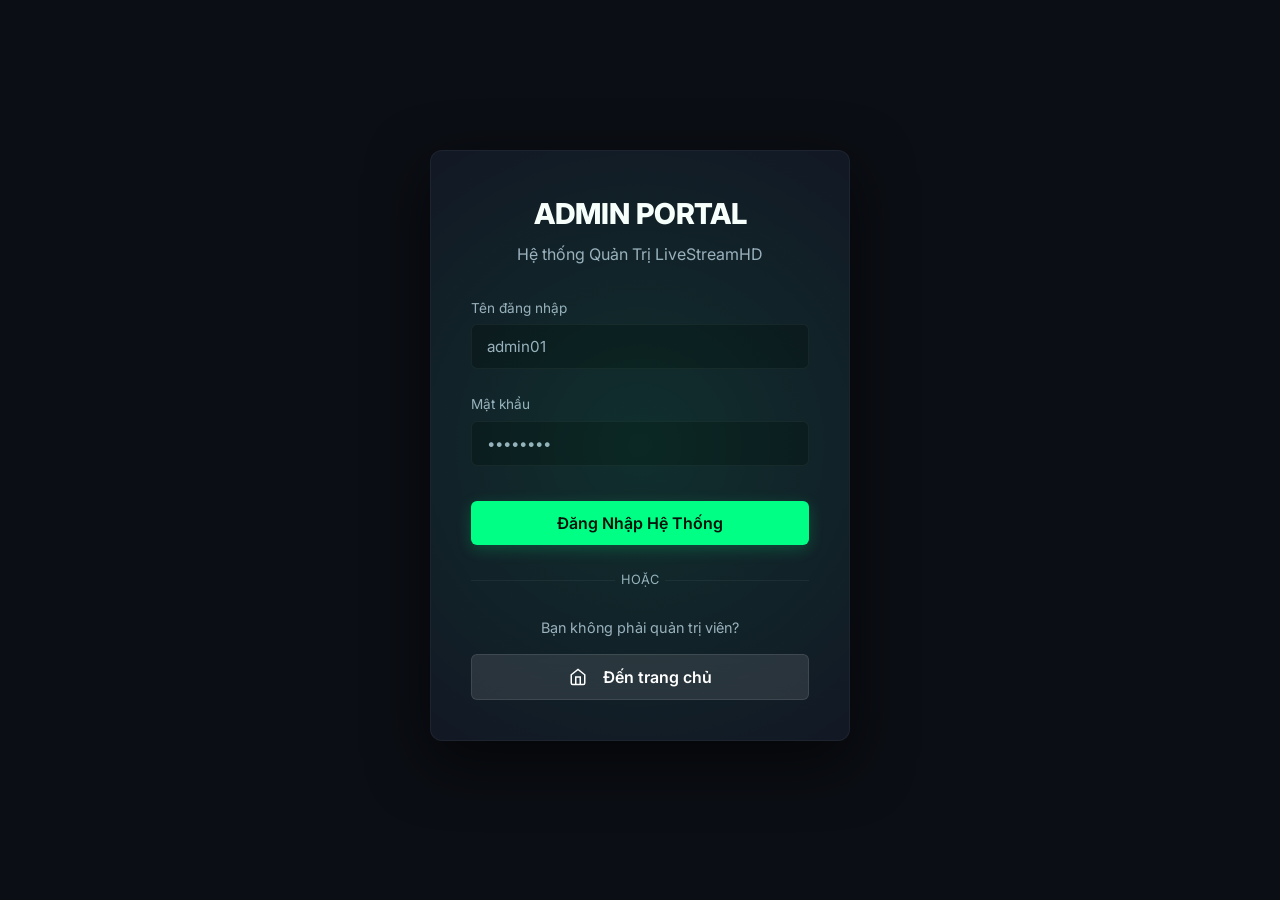
<file: admin-login.html>
<!DOCTYPE html>
<html lang="vi">
<head>
    <meta charset="UTF-8">
    <title>Đăng Nhập Quản Trị - LiveStreamHD</title>
    <link rel="stylesheet" href="style.css">
    <style>
        .login-container { max-width: 420px; margin: 150px auto; padding: 40px; box-shadow: 0 20px 60px rgba(0,0,0,0.6); position: relative; overflow: hidden; }
        .login-container::before { content: ''; position: absolute; top:-50%; left:-50%; width: 200%; height: 200%; background: radial-gradient(circle, rgba(0,255,133,0.1) 0%, transparent 50%); pointer-events: none;}
        
        /* Style cho phần ngăn cách mới */
        .login-divider {
            margin: 25px 0;
            display: flex;
            align-items: center;
            text-align: center;
            color: var(--text-muted);
            font-size: 0.8rem;
        }
        .login-divider::before, .login-divider::after {
            content: '';
            flex: 1;
            border-bottom: 1px solid var(--glass-border);
        }
        .login-divider:not(:empty)::before { margin-right: .5em; }
        .login-divider:not(:empty)::after { margin-left: .5em; }
    </style>
</head>
<body>
    <div class="container login-container card">
        <h2 style="text-align: center; margin-bottom: 5px; font-size: 1.8rem; font-weight:800;">ADMIN PORTAL</h2>
        <p style="text-align: center; color: var(--text-muted); margin-bottom: 30px;">Hệ thống Quản Trị LiveStreamHD</p>
        
        <div id="errorMsg" style="color:var(--accent-red); margin-bottom: 15px; display:none; background: rgba(255,59,48,0.1); padding: 10px; border-radius: 6px; font-size: 0.9rem; text-align: center;">Tên đăng nhập hoặc mật khẩu không đúng.</div>
        
        <label style="color: var(--text-muted); font-size: 0.85rem; margin-bottom: 5px; display: block;">Tên đăng nhập</label>
        <input type="text" id="username" placeholder="admin01">
        
        <label style="color: var(--text-muted); font-size: 0.85rem; margin-bottom: 5px; display: block; margin-top: 10px;">Mật khẩu</label>
        <input type="password" id="password" placeholder="••••••••" onkeypress="if(event.key==='Enter') tryLogin()">
        
        <button class="btn-primary" style="width:100%; margin-top: 20px; padding: 12px; font-size: 1rem;" onclick="tryLogin()">Đăng Nhập Hệ Thống</button>

        <div class="login-divider">HOẶC</div>

        <div style="text-align: center;">
            <p style="color: var(--text-muted); font-size: 0.9rem; margin-bottom: 15px;">Bạn không phải quản trị viên?</p>
            <button class="btn-secondary" style="width:100%; padding: 12px; font-size: 1rem; border-color: rgba(255,255,255,0.1);" onclick="window.location.href='index.html'">
                <svg width="18" height="18" viewBox="0 0 24 24" fill="none" stroke="currentColor" stroke-width="2" style="margin-right: 8px;"><path d="M3 9l9-7 9 7v11a2 2 0 0 1-2 2H5a2 2 0 0 1-2-2z"></path><polyline points="9 22 9 12 15 12 15 22"></polyline></svg>
                Đến trang chủ
            </button>
        </div>
    </div>

    <script src="data.js"></script>
    <script src="auth.js"></script>
    <script>
        function tryLogin() {
            const u = document.getElementById('username').value;
            const p = document.getElementById('password').value;
            if (loginAdmin(u, p)) {
                window.location.href = 'admin-dashboard.html';
            } else {
                document.getElementById('errorMsg').style.display = 'block';
            }
        }
    </script>
</body>
</html>
</file>
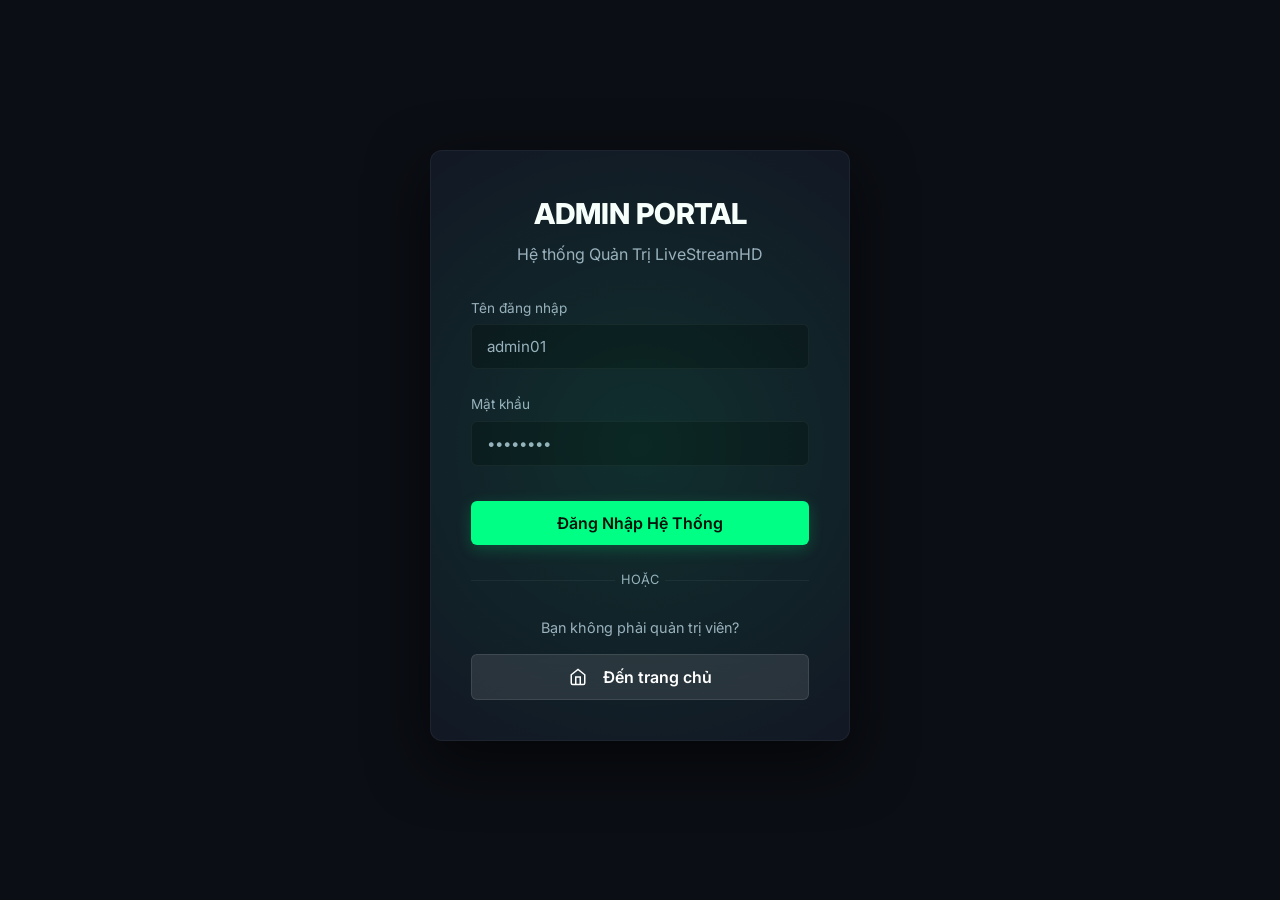
<file: admin-match.html>
<!DOCTYPE html>
<html lang="vi">
<head>
    <meta charset="UTF-8">
    <title>Quản Lý Trận Đấu</title>
    <link rel="stylesheet" href="style.css">
</head>
<body>
    <div class="admin-wrapper">
        <aside class="admin-sidebar">
            <div class="logo">⚽ AdminPanel</div>
            <nav class="admin-nav">
                <a href="admin-dashboard.html">📊 Tổng Quan Dashboard</a>
                <a href="admin-match.html" class="active">🏟️ Quản Lý Trận Đấu</a>
                <a href="admin-event.html">⏱️ Cập Nhật Events</a>
                <a href="admin-chat.html">🛡️ Kiểm Duyệt Chat</a>
            </nav>
            <div style="padding: 20px;">
                <button class="btn-danger" style="width: 100%;" onclick="logoutAdmin()">🚪 Đăng xuất</button>
            </div>
        </aside>

        <main class="admin-main">
            <div class="admin-header">
                <h2>Quản Lý Trận Đấu</h2>
                <button class="btn-primary" onclick="openMatchModal()">+ Thêm Trận Mới</button>
            </div>

            <div class="table-container">
                <table>
                    <thead>
                        <tr>
                            <th>ID</th><th>Đội nhà</th><th>Đội khách</th><th>Giải/Sân</th><th>Tỉ số</th><th>Trạng thái</th><th>Thao tác</th>
                        </tr>
                    </thead>
                    <tbody id="matchTableBody"></tbody>
                </table>
            </div>
        </main>
    </div>

    <div class="modal" id="matchModal">
        <div class="modal-content">
            <div class="modal-header" id="modalTitle">Thêm Trận Đấu Mới</div>
            <div id="formError" style="color:var(--accent-red); display:none; margin-bottom:15px; padding: 10px; background: rgba(255,59,48,0.1); border-radius:6px; font-size:0.9rem;"></div>
            
            <label style="color: var(--text-muted); font-size: 0.85rem; margin-bottom: 5px; display: block;">Đội nhà</label>
            <select id="homeTeam"></select>
            
            <label style="color: var(--text-muted); font-size: 0.85rem; margin-bottom: 5px; display: block;">Đội khách</label>
            <select id="awayTeam"></select>
            
            <label style="color: var(--text-muted); font-size: 0.85rem; margin-bottom: 5px; display: block;">Giải đấu</label>
            <select id="league"></select>
            
            <label style="color: var(--text-muted); font-size: 0.85rem; margin-bottom: 5px; display: block;">Thời gian bắt đầu</label>
            <input type="datetime-local" id="startTime">
            
            <label style="color: var(--text-muted); font-size: 0.85rem; margin-bottom: 5px; display: block;">Trạng thái</label>
            <select id="status">
                <option value="Upcoming">Sắp diễn ra</option>
                <option value="Live">Trực tiếp</option>
                <option value="Finished">Kết thúc</option>
            </select>
            
            <div class="modal-actions">
                <button class="btn-secondary" onclick="closeMatchModal()">Hủy</button>
                <button class="btn-primary" onclick="saveMatch()">Lưu Trận Đấu</button>
            </div>
        </div>
    </div>

    <script src="data.js"></script>
    <script src="auth.js"></script>
    <script>
        let currentEditId = null;

        document.addEventListener('DOMContentLoaded', () => {
            checkAdminAuth();
            renderTable();
            populateSelects();
        });

        function populateSelects() {
            const h = document.getElementById('homeTeam');
            const a = document.getElementById('awayTeam');
            const l = document.getElementById('league');
            
            const teamOpts = window.db.tblTeam.map(t => `<option value="${t.teamId}">${t.name}</option>`).join('');
            h.innerHTML = teamOpts; a.innerHTML = teamOpts;
            l.innerHTML = window.db.tblLeague.map(lg => `<option value="${lg.leagueID}">${lg.name}</option>`).join('');
        }

        function getTeamName(id) { return window.db.tblTeam.find(t => t.teamId === id)?.shortName || ''; }

        function renderTable() {
            const tbody = document.getElementById('matchTableBody');
            tbody.innerHTML = '';
            window.db.tblMatch.forEach(m => {
                let badgeClass = m.status === 'Live' ? 'badge-live' : (m.status === 'Upcoming' ? 'badge-upcoming' : 'badge-finished');
                tbody.innerHTML += `
                    <tr>
                        <td style="color:var(--text-muted);">#${m.matchId}</td>
                        <td style="font-weight:600;">${getTeamName(m.homeTeamId)}</td>
                        <td style="font-weight:600;">${getTeamName(m.awayTeamId)}</td>
                        <td style="color:var(--text-muted); font-size:0.9rem;">${m.stadium}</td>
                        <td style="font-size:1.2rem; font-weight:800; color:var(--accent-green);">${m.homeScore} - ${m.awayScore}</td>
                        <td><span class="status-badge ${badgeClass}">${m.status}</span></td>
                        <td>
                            <div class="action-buttons">
                                <button class="btn-warning" onclick="editMatch(${m.matchId})">Sửa</button>
                                <button class="btn-danger" onclick="deleteMatch(${m.matchId})">Xóa</button>
                                ${m.status === 'Upcoming' ? `<button class="btn-primary" onclick="changeStatus(${m.matchId}, 'Live')">Tới Live</button>` : ''}
                                ${m.status === 'Live' ? `<button class="btn-secondary" onclick="changeStatus(${m.matchId}, 'Finished')">Kết Thúc</button>` : ''}
                            </div>
                        </td>
                    </tr>
                `;
            });
        }

        function openMatchModal() {
            currentEditId = null;
            document.getElementById('modalTitle').textContent = "Thêm Trận Đấu Mới";
            document.getElementById('formError').style.display = 'none';
            document.getElementById('matchModal').classList.add('active');
        }
        function closeMatchModal() { document.getElementById('matchModal').classList.remove('active'); }

        function saveMatch() {
            const h = parseInt(document.getElementById('homeTeam').value);
            const a = parseInt(document.getElementById('awayTeam').value);
            const st = document.getElementById('startTime').value;
            const stat = document.getElementById('status').value;
            const err = document.getElementById('formError');

            if (!st) { err.textContent = "Vui lòng nhập đầy đủ thông tin."; err.style.display='block'; return; }
            if (h === a) { err.textContent = "Đội nhà và đội khách không được trùng nhau."; err.style.display='block'; return; }

            // Validate duplicate (bỏ qua nếu đang edit chính nó)
            const isDup = window.db.tblMatch.some(m => m.homeTeamId === h && m.awayTeamId === a && m.startTime === st && m.matchId !== currentEditId);
            if(isDup) { err.textContent = "Trận đấu này đã tồn tại."; err.style.display='block'; return; }

            if (currentEditId) {
                const idx = window.db.tblMatch.findIndex(m => m.matchId === currentEditId);
                window.db.tblMatch[idx].homeTeamId = h;
                window.db.tblMatch[idx].awayTeamId = a;
                window.db.tblMatch[idx].status = stat;
            } else {
                const newChatId = Date.now();
                window.db.tblMatch.push({
                    matchId: Date.now(),
                    homeTeamId: h, awayTeamId: a, stadium: "Unknown",
                    status: stat, homeScore: 0, awayScore: 0, currentTime: "00:00",
                    startTime: st,
                    tblLiveChatID: newChatId
                });
                
                // MÔ PHỎNG BÌNH LUẬN NGAY KHI TẠO TRẬN ĐẤU MỚI
                const fakeComments = [
                    "Trận này xem vẻ căng đấy anh em!",
                    "Dự đoán đội nhà thắng 2-0 dễ dàng.",
                    "Trọng tài hôm nay bắt gắt không nhỉ?",
                    "Lên anh em ơi, cố lên!!!",
                    "Đá thế này thì mất điểm lại đổ tại...",
                    "Chuyền quả quá đẹp, tiếc là không vào :(",
                    "Có ai bị lag không, hình như mạng bị chậm?",
                    "Cá độ bóng đá uy tín tại... (Spam)",
                    "Phòng ngự như mơ ngủ thế kia á!?",
                    "SIUUUUUUUUUUUUUUUUUUU"
                ];
                let timeOffset = 0;
                fakeComments.forEach((c, index) => {
                    window.db.tblCommentDetail.push({
                        ID: Date.now() + index,
                        tblLiveChatID: newChatId,
                        tblUserID: 'User_' + (Math.floor(Math.random() * 900) + 100),
                        content: c,
                        time: new Date(Date.now() - 1000 * (10 - index)).toISOString(), // cách nhau 1s fake
                        status: "Visible"
                    });
                });
            }
            window.saveData();
            closeMatchModal();
            renderTable();
            window.showToast("Cập nhật thành công!");
        }

        function editMatch(id) {
            currentEditId = id;
            const m = window.db.tblMatch.find(x => x.matchId === id);
            document.getElementById('modalTitle').textContent = "Sửa Trận Đấu";
            document.getElementById('formError').style.display = 'none';
            document.getElementById('homeTeam').value = m.homeTeamId;
            document.getElementById('awayTeam').value = m.awayTeamId;
            document.getElementById('status').value = m.status;
            document.getElementById('matchModal').classList.add('active');
        }

        function deleteMatch(id) {
            if(confirm("Bạn có chắc chắn muốn xóa trận đấu này?")) {
                window.db.tblMatch = window.db.tblMatch.filter(m => m.matchId !== id);
                window.saveData();
                renderTable();
                window.showToast("Đã xóa trận đấu.");
            }
        }

        function changeStatus(id, newStatus) {
            const idx = window.db.tblMatch.findIndex(m => m.matchId === id);
            window.db.tblMatch[idx].status = newStatus;
            window.saveData();
            renderTable();
            window.showToast("Đã đổi trạng thái.");
        }
    </script>
</body>
</html>
</file>
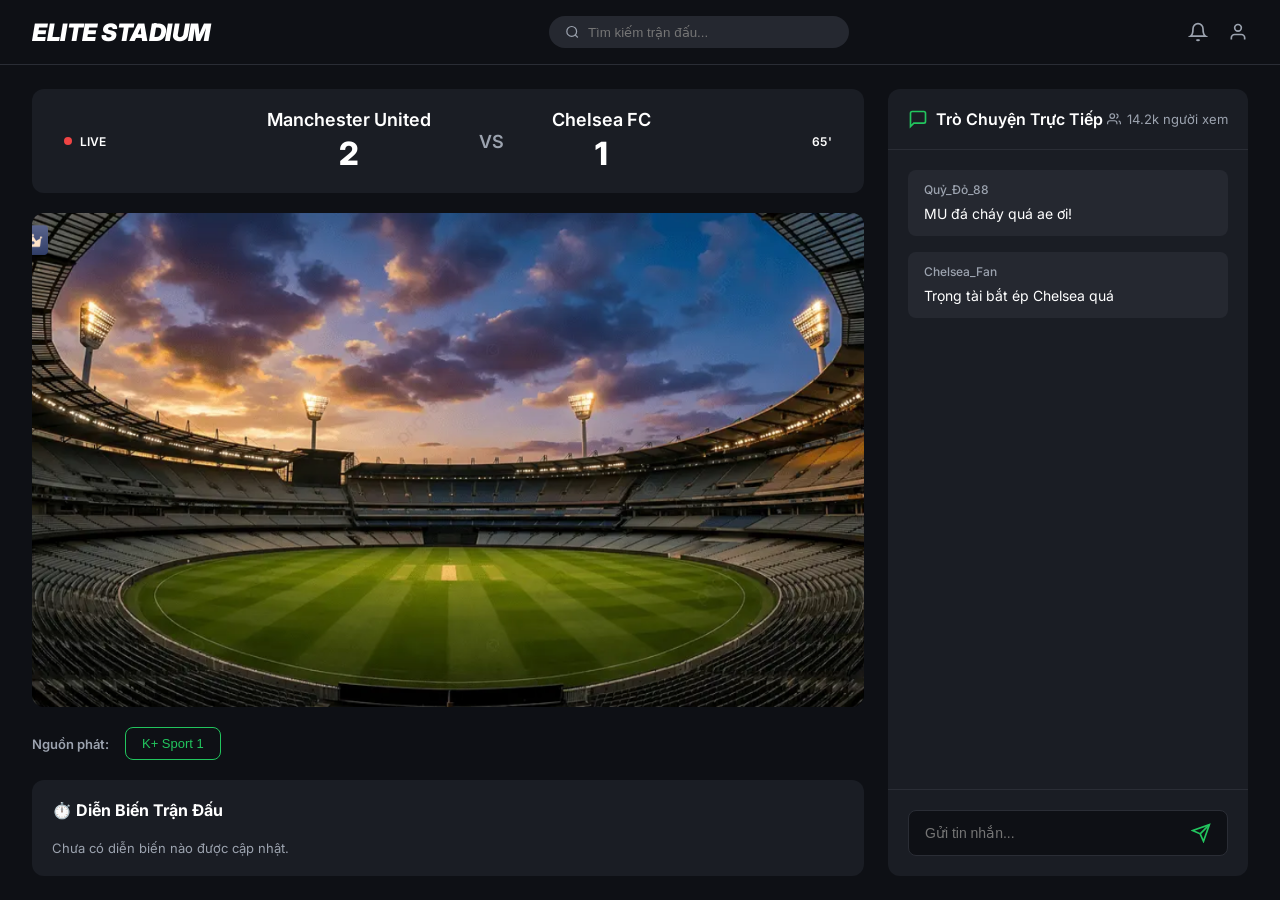
<file: match-detail.html>
<!DOCTYPE html>
<html lang="vi">
<head>
    <meta charset="UTF-8">
    <meta name="viewport" content="width=device-width, initial-scale=1.0">
    <title>Chi Tiết Trận Đấu - ELITE STADIUM</title>
    <!-- Import font Inter giống thiết kế -->
    <link href="https://fonts.googleapis.com/css2?family=Inter:wght@400;500;600;700;800;900&display=swap" rel="stylesheet">
    <link rel="stylesheet" href="style/match-detail.css">
</head>
<body>

    <!-- NAVBAR -->
    <nav class="navbar">
        <div class="logo">ELITE STADIUM</div>
        <div class="search-bar">
            <svg viewBox="0 0 24 24" fill="none" stroke="currentColor" stroke-width="2"><circle cx="11" cy="11" r="8"/><path d="M21 21l-4.35-4.35"/></svg>
            <input type="text" placeholder="Tìm kiếm trận đấu...">
        </div>
        <div class="nav-icons">
            <svg viewBox="0 0 24 24" fill="none" stroke="currentColor" stroke-width="2"><path d="M18 8A6 6 0 006 8c0 7-3 9-3 9h18s-3-2-3-9M13.73 21a2 2 0 01-3.46 0"/></svg>
            <svg viewBox="0 0 24 24" fill="none" stroke="currentColor" stroke-width="2"><path d="M20 21v-2a4 4 0 00-4-4H8a4 4 0 00-4 4v2"/><circle cx="12" cy="7" r="4"/></svg>
        </div>
    </nav>

    <!-- MAIN CONTENT -->
    <div class="match-layout">
        <!-- LEFT PANEL -->
        <div class="left-panel">
            <!-- Scoreboard -->
            <div class="scoreboard" id="matchHeader">
                <!-- JS Render -->
            </div>

            <!-- Video Player -->
            <div class="video-container">
                <img src="imgs/image.png" alt="Stadium">
            </div>

            <!-- Server Actions -->
            <div class="server-actions">
                <span>Nguồn phát:</span>
                <div style="display: flex; gap: 12px;" id="serverList">
                    <!-- JS Render -->
                </div>
            </div>

            <!-- Timeline Events -->
            <div class="timeline-container">
                <div class="timeline-title">⏱️ Diễn Biến Trận Đấu</div>
                <div class="timeline-list" id="eventTimeline">
                    <!-- JS Render -->
                </div>
            </div>
        </div>

        <!-- RIGHT PANEL (CHAT) -->
        <div class="right-panel">
            <div class="chat-header">
                <div class="chat-title">
                    <svg viewBox="0 0 24 24" fill="none" stroke="currentColor" stroke-width="2"><path d="M21 15a2 2 0 01-2 2H7l-4 4V5a2 2 0 012-2h14a2 2 0 012 2z"/></svg>
                    Trò Chuyện Trực Tiếp
                </div>
                <div class="viewers">
                    <svg viewBox="0 0 24 24" fill="none" stroke="currentColor" stroke-width="2"><path d="M17 21v-2a4 4 0 00-4-4H5a4 4 0 00-4 4v2"/><circle cx="9" cy="7" r="4"/><path d="M23 21v-2a4 4 0 00-3-3.87"/><path d="M16 3.13a4 4 0 010 7.75"/></svg>
                    14.2k người xem
                </div>
            </div>
            
            <div class="chat-messages" id="chatBox">
                <!-- JS Render -->
            </div>

            <div class="chat-input-area">
                <div class="chat-input-wrapper">
                    <input type="text" id="chatInput" placeholder="Gửi tin nhắn..." onkeypress="if(event.key==='Enter') sendChat()">
                    <button onclick="sendChat()">
                        <svg width="20" height="20" viewBox="0 0 24 24" fill="none" stroke="currentColor" stroke-width="2"><line x1="22" y1="2" x2="11" y2="13"/><polygon points="22 2 15 22 11 13 2 9 22 2"/></svg>
                    </button>
                </div>
            </div>
        </div>
    </div>

    <!-- JS LOGIC -->
    <script src="data.js"></script>

<script>
    // 1. Lấy ID từ URL
    const urlParams = new URLSearchParams(window.location.search);
    const matchId = parseInt(urlParams.get('id')) || 1; 

    // 2. Lấy trận đấu từ window.db (đã nạp từ data.js)
    const match = window.db.tblMatch.find(m => m.matchId === matchId);

    document.addEventListener('DOMContentLoaded', () => {
        if (!match) {
            alert("Không tìm thấy trận đấu!");
            return;
        }
        
        // Kiểm tra xem người dùng có bị cấm chat không
        const currentUserNick = sessionStorage.getItem('viewerNick') || "Khách";
        if (!window.db.tblGuest) {
            window.db.tblGuest = [];
        }
        
        const bannedUser = window.db.tblGuest.find(g => g.tblUserID === currentUserNick && g.status === 'Banned');
        const chatInput = document.getElementById('chatInput');
        
        if (bannedUser) {
            // Disable chat input nếu người dùng bị cấm
            chatInput.disabled = true;
            chatInput.placeholder = `⛔ Bạn đã bị cấm chat (${bannedUser.banReason || 'Không xác định'})`;
            chatInput.style.opacity = '0.5';
            
            // Hiển thị thông báo cấm trong chat box
            const chatBox = document.getElementById('chatBox');
            const banNotice = document.createElement('div');
            banNotice.style.cssText = 'background: rgba(239, 68, 68, 0.15); color: #ef4444; padding: 16px; border-radius: 8px; margin: 20px 0; border-left: 4px solid #ef4444; font-size: 14px; font-weight: 600;';
            banNotice.innerHTML = `
                🚫 <strong>Bạn đã bị cấm chat!</strong><br/>
                <small style="color: var(--text-muted); margin-top: 6px; display: block;">Lý do: ${bannedUser.banReason || 'Không xác định'}</small>
            `;
            chatBox.appendChild(banNotice);
        }
        
        renderHeader();
        renderServers();
        renderChat();
        renderTimeline();
    });

    // Tự động cập nhật dữ liệu khi có thay đổi từ tab khác (Admin hoặc người xem khác)
    window.addEventListener('storage', (e) => {
        if (e.key === 'livestream_data') {
            // Nạp lại dữ liệu mới nhất
            window.db = JSON.parse(e.newValue);
            
            // Vẽ lại khung chat ngay lập tức với bình luận mới
            renderChat();
            
            // Tự động cập nhật luôn cả tỉ số, thẻ phạt nếu Admin vừa thay đổi
            renderHeader(); 
        }
    });

    function getTeam(id) { return window.db.tblTeam.find(t => t.teamId === id) || {name: "Unknown"}; }

    function renderTimeline() {
        const events = window.db.tblMatchEvent.filter(e => e.matchId === matchId).sort((a,b) => b.minute - a.minute);
        const box = document.getElementById('eventTimeline');
        
        if (events.length === 0) {
            box.innerHTML = "<p style='color:var(--text-muted); font-size:13px;'>Chưa có diễn biến nào được cập nhật.</p>";
            return;
        }

        const icons = { "Goal": "⚽", "Yellow Card": "🟨", "Red Card": "🟥", "Substitution": "🔄" };
        const typeVn = { "Goal": "Ghi bàn", "Yellow Card": "Thẻ vàng", "Red Card": "Thẻ đỏ", "Substitution": "Thay người" };
        
        box.innerHTML = events.map(e => {
            const player = window.db.tblPlayer.find(p => p.id == e.playerId);
            const subPlayer = e.subPlayerId ? window.db.tblPlayer.find(p => p.id == e.subPlayerId) : null;
            const team = window.db.tblTeam.find(t => t.teamId === player.teamId);
            const typeClass = e.type.toLowerCase().replace(' ', '');
            
            let desc = `${typeVn[e.type] || e.type}: ${player.name}`;
            if (subPlayer) {
                desc = `Thay người: <span style="color:var(--accent-red)">${player.name}</span> 🔄 <span style="color:var(--accent-green)">${subPlayer.name}</span>`;
            }

            return `
                <div class="timeline-event ${typeClass}">
                    <div class="event-min">${e.minute}'</div>
                    <div class="event-icon">${icons[e.type] || '•'}</div>
                    <div class="event-desc">
                        ${desc}
                        <span class="event-player">(${team.shortName})</span>
                    </div>
                </div>`;
        }).join('');
    }

    function renderHeader() {
        const home = getTeam(match.homeTeamId);
        const away = getTeam(match.awayTeamId);
        document.getElementById('matchHeader').innerHTML = `
            <div class="live-indicator"><div class="live-dot"></div> LIVE</div>
            <div class="score-center">
                <div class="team-info">
                    <div class="team-name">${home.name}</div>
                    <div class="team-score">${match.homeScore}</div>
                </div>
                <div class="score-vs">VS</div>
                <div class="team-info">
                    <div class="team-name">${away.name}</div>
                    <div class="team-score">${match.awayScore}</div>
                </div>
            </div>
            <div class="match-time">${match.currentTime}'</div>`;
    }

    function renderChat() {
        // Lọc bình luận theo tblLiveChatID của trận đấu hiện tại
        const msgs = window.db.tblCommentDetail.filter(c => c.tblLiveChatID === match.tblLiveChatID && c.status === "Visible");
        const box = document.getElementById('chatBox');
        
        box.innerHTML = msgs.map(m => {
            const isAdmin = m.tblUserID === 3;
            return `
                <div class="msg-bubble ${isAdmin ? 'mod' : ''}">
                    <div class="msg-user">${isAdmin ? '🛡️ Admin' : m.tblUserID}</div>
                    <div class="msg-text">${m.content}</div>
                </div>`;
        }).join('');
        box.scrollTop = box.scrollHeight;
    }

    function sendChat() {
        const input = document.getElementById('chatInput');
        if (!input.value.trim()) return;
        
        const currentUserNick = sessionStorage.getItem('viewerNick') || "Khách";
        
        // Kiểm tra xem người dùng có bị cấm hay không
        if (!window.db.tblGuest) {
            window.db.tblGuest = [];
        }
        
        const bannedUser = window.db.tblGuest.find(g => g.tblUserID === currentUserNick && g.status === 'Banned');
        
        if (bannedUser) {
            // Hiển thị cảnh báo người dùng bị cấm
            const chatBox = document.getElementById('chatBox');
            const banNotice = document.createElement('div');
            banNotice.style.cssText = 'background: rgba(239, 68, 68, 0.1); color: #ef4444; padding: 12px; border-radius: 8px; margin: 10px 0; border-left: 3px solid #ef4444; font-size: 13px;';
            banNotice.innerHTML = `
                ⛔ <strong>Bạn đã bị cấm chat!</strong><br/>
                Lý do: ${bannedUser.banReason || 'Không xác định'}<br/>
                <small>Liên hệ Admin để gỡ cấm</small>
            `;
            chatBox.appendChild(banNotice);
            chatBox.scrollTop = chatBox.scrollHeight;
            
            input.value = '';
            input.placeholder = "Bạn đã bị cấm chat - Liên hệ Admin";
            input.disabled = true;
            return;
        }
        
        window.db.tblCommentDetail.push({
            ID: Date.now(),
            tblLiveChatID: match.tblLiveChatID,
            tblUserID: currentUserNick,
            content: input.value,
            status: "Visible"
        });
        
        window.saveData(); // Lưu vào localStorage
        input.value = '';
        renderChat();
    }
    
    function renderServers() {
        const links = window.db.tblLinkStream.filter(l => l.matchId === matchId);
        const srvBox = document.getElementById('serverList');
        srvBox.innerHTML = links.map((l, i) => `
            <button class="server-btn ${i===0?'active':''}">
                ${l.serverName}
            </button>`).join('');
    }
</script>
</body>
</html>
</file>
<file: style.css>
@import url('https://fonts.googleapis.com/css2?family=Inter:wght@300;400;600;700;800&display=swap');

:root {
  --bg-main: #0B0E14;
  --bg-card: #121824;
  --accent-green: #00FF85;
  --accent-green-hover: #00cc6a;
  --accent-red: #FF3B30;
  --text-main: #FFFFFF;
  --text-muted: #A0AEC0;
  --glass-bg: rgba(18, 24, 36, 0.6);
  --glass-border: rgba(255, 255, 255, 0.05);
  --focus-glow: 0 0 10px rgba(0, 255, 133, 0.4);
}

* { box-sizing: border-box; margin: 0; padding: 0; font-family: 'Inter', sans-serif; }
body { background-color: var(--bg-main); color: var(--text-main); line-height: 1.6; overflow-x: hidden; }
a { text-decoration: none; color: inherit; transition: color 0.3s ease; }

/* Custom Scrollbar */
::-webkit-scrollbar { width: 8px; }
::-webkit-scrollbar-track { background: var(--bg-main); }
::-webkit-scrollbar-thumb { background: rgba(255,255,255,0.2); border-radius: 4px; }
::-webkit-scrollbar-thumb:hover { background: var(--accent-green); }

/* Buttons */
button { 
  cursor: pointer; border: none; outline: none; border-radius: 6px; 
  padding: 10px 20px; font-weight: 600; font-size: 0.9rem;
  transition: all 0.3s ease-in-out; display: inline-flex; align-items: center; justify-content: center; gap: 8px;
}
.btn-primary { background-color: var(--accent-green); color: #000; box-shadow: 0 4px 15px rgba(0,255,133,0.2); }
.btn-primary:hover { background-color: var(--accent-green-hover); box-shadow: 0 6px 20px rgba(0,255,133,0.4); transform: translateY(-2px); }
.btn-danger { background-color: var(--accent-red); color: #fff; box-shadow: 0 4px 15px rgba(255,59,48,0.2); }
.btn-danger:hover { background-color: #e6352b; transform: translateY(-2px); box-shadow: 0 6px 20px rgba(255,59,48,0.4); }
.btn-warning { background-color: #F5A623; color: #000; }
.btn-warning:hover { opacity: 0.9; transform: translateY(-2px); }
.btn-secondary { background: rgba(255,255,255,0.1); border: 1px solid var(--glass-border); color: #fff; backdrop-filter: blur(10px); }
.btn-secondary:hover { background: rgba(255,255,255,0.15); transform: translateY(-2px); }

/* Forms */
input, select, textarea { 
  width: 100%; padding: 12px 15px; margin-bottom: 15px; border-radius: 6px; 
  border: 1px solid var(--glass-border); background: rgba(0,0,0,0.3); color: #fff;
  transition: all 0.3s ease; font-size: 0.95rem;
}
input:focus, select:focus, textarea:focus { border-color: var(--accent-green); box-shadow: var(--focus-glow); outline: none; }
input::placeholder, textarea::placeholder { color: var(--text-muted); }

/* Navbar Viewer */
.navbar { 
  background: var(--glass-bg); backdrop-filter: blur(15px); border-bottom: 1px solid var(--glass-border);
  padding: 15px 40px; display: flex; justify-content: space-between; align-items: center; position: sticky; top:0; z-index: 100;
}
.navbar .logo { font-size: 1.5rem; font-weight: 800; letter-spacing: -0.5px; color: #fff; display: flex; align-items: center; gap: 10px; }
.navbar .logo span { color: var(--accent-green); }
.nav-links a { margin-left: 25px; font-weight: 600; color: var(--text-muted); }
.nav-links a:hover, .nav-links a.active { color: var(--accent-green); }

.container { padding: 30px 20px; max-width: 1300px; margin: auto; }

/* Elite Stadium Specific Styles */
.elite-stadium-bg {
  background: radial-gradient(circle at top right, rgba(255, 255, 255, 0.05) 0%, transparent 40%),
              radial-gradient(circle at top left, rgba(255, 255, 255, 0.02) 0%, transparent 40%),
              #11141A;
  background-attachment: fixed;
}

.elite-nav {
  display: flex; justify-content: space-between; align-items: center;
  padding: 20px 40px; border-bottom: 1px solid rgba(255,255,255,0.05);
  background: rgba(17, 20, 26, 0.85); backdrop-filter: blur(15px);
  position: sticky; top: 0; z-index: 100;
}
.elite-logo { font-size: 2rem; font-weight: 900; font-style: italic; letter-spacing: -1px; text-transform: uppercase; color: #fff; }
.elite-search {
  background: #1C2027; border: 1px solid rgba(255,255,255,0.08); border-radius: 40px;
  padding: 10px 20px; display: flex; align-items: center; width: 350px;
}
.elite-search input { 
  background: transparent; border: none; outline: none; color: #fff; 
  width: 100%; font-size: 0.95rem; margin: 0; padding: 0;
}
.elite-search input::placeholder { color: #8A93A0; }
.elite-search svg { width: 18px; height: 18px; fill: #8A93A0; margin-right: 10px; }

.nav-icons { display: flex; gap: 20px; align-items: center; color: #8A93A0; }
.nav-icons svg { width: 24px; height: 24px; fill: currentColor; cursor: pointer; transition: 0.2s; }
.nav-icons svg:hover { color: #fff; }

.elite-hero { display: flex; justify-content: space-between; align-items: flex-end; margin-top: 40px; margin-bottom: 40px; }
.elite-title { font-size: 3rem; font-weight: 800; line-height: 1.1; margin-bottom: 5px; }
.elite-subtitle { color: #8A93A0; font-size: 1.1rem; }

.elite-filters { display: flex; gap: 15px; }
.elite-filter-btn {
  background: transparent; border: 1px solid rgba(255,255,255,0.1); color: #8A93A0;
  padding: 8px 20px; border-radius: 40px; font-weight: 600; cursor: pointer;
  transition: 0.3s;
}
.elite-filter-btn.active, .elite-filter-btn:hover { border-color: #fff; color: #fff; }

.elite-match-card {
  background: #1A1D24; border: 1px solid rgba(255,255,255,0.05); border-radius: 16px;
  padding: 25px; transition: transform 0.3s ease, border-color 0.3s ease; cursor: pointer;
}
.elite-match-card:hover { transform: translateY(-5px); border-color: rgba(255,255,255,0.2); }

.elite-card-header { display: flex; justify-content: space-between; align-items: center; margin-bottom: 30px; }
.elite-league { font-size: 0.75rem; font-weight: 700; color: #8A93A0; text-transform: uppercase; letter-spacing: 1px; display: flex; align-items: center; gap: 6px; }
.elite-live-badge {
  background: rgba(255, 59, 48, 0.15); color: #FF4757; border-radius: 6px; border: 1px solid rgba(255,59,48,0.2);
  padding: 4px 10px; font-size: 0.7rem; font-weight: 800; text-transform: uppercase; display: inline-flex; align-items: center; gap: 5px;
}
.elite-live-badge::before { content:''; display:inline-block; width:6px; height:6px; background:#FF4757; border-radius:50%; box-shadow:0 0 5px #FF4757; }
.elite-upcoming-badge {
  background: rgba(255, 255, 255, 0.05); color: #8A93A0; border-radius: 6px; border: 1px solid rgba(255,255,255,0.1);
  padding: 4px 10px; font-size: 0.7rem; font-weight: 800; text-transform: uppercase;
}

.elite-card-body { display: flex; justify-content: space-between; align-items: center; margin-bottom: 30px; }
.elite-team { display: flex; flex-direction: column; align-items: center; width: 35%; }
.elite-logo-bg {
  width: 70px; height: 70px; background: linear-gradient(180deg, rgba(255,255,255,0.1), rgba(0,0,0,0.4));
  border-radius: 50%; display: flex; align-items: center; justify-content: center;
  border-top: 1px solid rgba(255,255,255,0.2); box-shadow: 0 10px 20px rgba(0,0,0,0.5);
  margin-bottom: 15px; font-size: 2.2rem;
}
.elite-team-name { font-size: 1.1rem; font-weight: 700; text-transform: uppercase; }
.elite-score { width: 30%; text-align: center; font-size: 2.2rem; font-weight: 800; display: flex; justify-content: center; gap: 10px; }
.elite-score span { color: #8A93A0; }

.elite-watch-btn {
  width: 100%; border-radius: 8px; background: #22262E; color: #fff; padding: 12px;
  border: 1px solid rgba(255,255,255,0.05); font-weight: 600; font-size: 0.9rem;
  display: flex; justify-content: center; align-items: center; gap: 8px; transition: 0.2s;
}
.elite-watch-btn svg { width: 16px; height: 16px; fill: #fff; }
.elite-match-card:hover .elite-watch-btn { background: #2A303A; }
.card { 
  background: var(--bg-card); border: 1px solid var(--glass-border); 
  padding: 25px; border-radius: 12px; margin-bottom: 20px; 
  box-shadow: 0 8px 30px rgba(0,0,0,0.4); 
}

/* Matches Viewer */
.match-list { display: grid; grid-template-columns: repeat(auto-fill, minmax(320px, 1fr)); gap: 25px; }
.match-card { 
  background: linear-gradient(145deg, var(--bg-card), rgba(255,255,255,0.02)); 
  padding: 20px; border-radius: 16px; text-align: center; 
  border: 1px solid var(--glass-border); cursor: pointer; transition: all 0.3s ease; 
  position: relative; overflow: hidden;
}
.match-card:hover { transform: translateY(-5px); border-color: var(--accent-green); box-shadow: 0 10px 30px rgba(0,255,133,0.15); }
.match-card.live { border-color: var(--accent-red); background: linear-gradient(145deg, var(--bg-card), rgba(255,59,48,0.05)); }
.match-card.live:hover { box-shadow: 0 10px 30px rgba(255,59,48,0.2); }

.teams { display: flex; justify-content: center; align-items: center; gap: 20px; font-size: 1.2rem; margin: 15px 0; font-weight: 600; }
.team-col { display: flex; flex-direction: column; align-items: center; gap: 8px; width: 33%; }
.team-logo { font-size: 2.5rem; filter: drop-shadow(0 4px 6px rgba(0,0,0,0.5)); }
.score { font-size: 2.5rem; font-weight: 800; letter-spacing: -1px; width: 34%; display: flex; justify-content: center; }

/* Badges & Animations */
.status-badge { display: inline-block; padding: 4px 10px; border-radius: 20px; font-size: 0.75rem; font-weight: 700; text-transform: uppercase; letter-spacing: 0.5px; }
.badge-live { background-color: var(--accent-red); color: #fff; animation: pulse 2s infinite; }
.badge-upcoming { background-color: rgba(255,255,255,0.1); color: var(--text-muted); }
.badge-finished { background-color: #333; color: #888; }

@keyframes pulse {
  0% { box-shadow: 0 0 0 0 rgba(255, 59, 48, 0.7); }
  70% { box-shadow: 0 0 0 10px rgba(255, 59, 48, 0); }
  100% { box-shadow: 0 0 0 0 rgba(255, 59, 48, 0); }
}

/* Modals */
.modal { display: none; position: fixed; top: 0; left: 0; width: 100%; height: 100%; background: rgba(11,14,20,0.85); backdrop-filter: blur(8px); justify-content: center; align-items: center; z-index: 1000; opacity: 0; transition: opacity 0.3s ease; }
.modal.active { display: flex; opacity: 1; }
.modal-content { background: var(--bg-card); padding: 30px; border-radius: 12px; width: 450px; max-width: 90%; border: 1px solid var(--glass-border); box-shadow: 0 20px 50px rgba(0,0,0,0.5); transform: translateY(20px); transition: transform 0.3s ease; }
.modal.active .modal-content { transform: translateY(0); }
.modal-header { font-size: 1.4rem; font-weight: 700; margin-bottom: 20px; color: #fff; border-bottom: 1px solid var(--glass-border); padding-bottom: 10px; }
.modal-actions { display: flex; justify-content: flex-end; gap: 12px; margin-top: 25px; }

/* Toast */
.toast { position: fixed; bottom: -60px; right: 20px; padding: 16px 24px; border-radius: 8px; color: #fff; font-weight: 600; display: flex; align-items: center; gap: 10px; transition: all 0.4s cubic-bezier(0.68, -0.55, 0.265, 1.55); box-shadow: 0 10px 30px rgba(0,0,0,0.5); z-index: 9999; }
.toast.show { bottom: 30px; }
.toast-success { background: linear-gradient(135deg, var(--accent-green), #00b35e); color: #000; }
.toast-error { background: linear-gradient(135deg, var(--accent-red), #cc2e25); }

/* Cinematic Grid Layout (Viewer) */
.grid-layout { display: grid; grid-template-columns: 70fr 30fr; gap: 25px; align-items: flex-start; }
@media (max-width: 1024px) { .grid-layout { grid-template-columns: 1fr; } }
.video-container { background: #000; width: 100%; aspect-ratio: 16/9; border-radius: 12px; overflow: hidden; box-shadow: 0 10px 40px rgba(0,0,0,0.6); position: relative; border: 1px solid rgba(255,255,255,0.05); }

/* Chat Module */
.chat-container { display: flex; flex-direction: column; height: 600px; padding: 0; overflow: hidden; background: linear-gradient(to bottom, var(--bg-card), #0d121c); }
.chat-header { padding: 15px 20px; background: rgba(0,0,0,0.2); border-bottom: 1px solid var(--glass-border); font-weight: 700; display: flex; align-items: center; gap: 10px; }
.chat-header::before { content: ''; display: inline-block; width: 8px; height: 8px; background: var(--accent-green); border-radius: 50%; box-shadow: 0 0 8px var(--accent-green); }
.chat-messages { flex: 1; overflow-y: auto; padding: 15px 20px; display: flex; flex-direction: column; gap: 12px; }
.chat-msg { background: rgba(255,255,255,0.03); padding: 12px 14px; border-radius: 10px; font-size: 0.9rem; line-height: 1.4; position: relative; border: 1px solid transparent; }
.chat-msg.admin-msg { border-color: rgba(0,255,133,0.3); background: rgba(0,255,133,0.05); }
.chat-msg strong { color: var(--accent-green); font-weight: 600; margin-right: 5px; }
.chat-msg .time { font-size: 0.75rem; color: var(--text-muted); position: absolute; top: 12px; right: 14px; }
.chat-input-wrapper { background: rgba(0,0,0,0.3); padding: 15px; border-top: 1px solid var(--glass-border); display: flex; gap: 10px; }
.chat-input-wrapper input { margin: 0; background: var(--bg-card); border-radius: 20px; padding: 12px 20px; }
.chat-input-wrapper button { border-radius: 20px; padding: 0 25px; }

/* Admin Layout (Sidebar + Main) */
.admin-wrapper { display: flex; min-height: 100vh; }
.admin-sidebar { width: 280px; background: var(--bg-card); border-right: 1px solid var(--glass-border); display: flex; flex-direction: column; position: fixed; height: 100vh; }
.admin-sidebar .logo { padding: 25px 30px; font-size: 1.4rem; font-weight: 800; border-bottom: 1px solid var(--glass-border); color: #fff; }
.admin-nav { padding: 20px 0; flex: 1; }
.admin-nav a { display: flex; align-items: center; padding: 15px 30px; color: var(--text-muted); font-weight: 600; border-left: 3px solid transparent; transition: all 0.2s ease; }
.admin-nav a:hover, .admin-nav a.active { background: rgba(255,255,255,0.03); color: var(--accent-green); border-left-color: var(--accent-green); }
.admin-main { flex: 1; padding: 40px; margin-left: 280px; background: var(--bg-main); }
.admin-header { display: flex; justify-content: space-between; align-items: center; margin-bottom: 30px; }

/* Modern Tables */
.table-container { background: var(--bg-card); border-radius: 12px; overflow: hidden; border: 1px solid var(--glass-border); }
table { width: 100%; border-collapse: collapse; text-align: left; }
th { background: rgba(255,255,255,0.02); padding: 18px 20px; color: var(--text-muted); font-weight: 600; font-size: 0.85rem; text-transform: uppercase; letter-spacing: 0.5px; border-bottom: 1px solid var(--glass-border); }
td { padding: 16px 20px; border-bottom: 1px solid rgba(255,255,255,0.03); vertical-align: middle; }
tr:hover td { background: rgba(255,255,255,0.02); }
tr:last-child td { border-bottom: none; }
.action-buttons { display: flex; gap: 8px; flex-wrap: wrap; }
.action-buttons button { padding: 6px 12px; font-size: 0.8rem; border-radius: 4px; }
/* --- Elite Match Detail --- */
.elite-match-layout {
  display: flex;
  gap: 30px;
  max-width: 1400px;
  margin: 40px auto;
  padding: 0 20px;
}
.elite-left-panel { flex: 7; display: flex; flex-direction: column; gap: 20px; }
.elite-right-panel { flex: 3; display: flex; flex-direction: column; }

.elite-scoreboard-card {
  background: var(--bg-card);
  border: 1px solid var(--glass-border);
  border-radius: 12px;
  padding: 20px 30px;
  display: flex;
  align-items: center;
  justify-content: space-between;
}
.elite-scoreboard-teams {
  display: flex;
  align-items: center;
  gap: 30px;
}
.elite-scoreboard-team {
  font-size: 1.5rem;
  font-weight: 700;
  display: flex;
  align-items: center;
  gap: 15px;
}
.elite-scoreboard-score {
  font-size: 2.2rem;
  font-weight: 800;
}
.elite-scoreboard-score.home { color: var(--accent-green); }
.elite-scoreboard-score.away { color: #fff; }
.elite-scoreboard-vs { color: var(--text-muted); font-size: 1.2rem; font-weight: 600; }
.elite-scoreboard-meta { font-size: 0.9rem; color: var(--text-muted); font-weight: 600; }

.elite-video-container {
  width: 100%;
  aspect-ratio: 16/9;
  background: #000;
  border-radius: 12px;
  overflow: hidden;
  border: 1px solid var(--glass-border);
  box-shadow: 0 10px 40px rgba(0,0,0,0.5);
}
.elite-video-container iframe {
  width: 100%; height: 100%; border: none;
}

.elite-video-actions {
  display: flex;
  align-items: center;
  gap: 15px;
  padding-top: 10px;
}
.elite-video-actions span { color: var(--text-muted); font-size: 0.9rem; font-weight: 600; }
.elite-server-btn {
  background: rgba(255,255,255,0.05);
  border: 1px solid var(--glass-border);
  color: var(--text-muted);
  padding: 8px 16px;
  border-radius: 20px;
  font-size: 0.9rem;
  font-weight: 600;
  display: flex;
  align-items: center;
  gap: 8px;
  transition: all 0.3s ease;
  cursor: pointer;
}
.elite-server-btn:hover { background: rgba(255,255,255,0.1); color: #fff; }
.elite-server-btn.active {
  border-color: var(--accent-green);
  color: var(--accent-green);
  background: rgba(0, 255, 133, 0.05);
}

.elite-chat-panel {
  background: var(--bg-card);
  border: 1px solid var(--glass-border);
  border-radius: 12px;
  height: calc(100% - 20px);
  display: flex;
  flex-direction: column;
  overflow: hidden;
}
.elite-chat-header {
  padding: 20px;
  border-bottom: 1px solid var(--glass-border);
  display: flex;
  justify-content: space-between;
  align-items: center;
  font-weight: 700;
  font-size: 1.1rem;
}
.elite-chat-header-title { display: flex; align-items: center; gap: 8px; color: #fff; }
.elite-chat-header-title svg { fill: var(--accent-green); width: 20px; height: 20px; }
.elite-chat-viewcount { color: var(--text-muted); font-size: 0.85rem; display: flex; align-items: center; gap: 5px; font-weight: 600; }

.elite-chat-messages {
  flex: 1;
  overflow-y: auto;
  padding: 20px;
  display: flex;
  flex-direction: column;
  gap: 15px;
}
.elite-chat-messages::-webkit-scrollbar { width: 6px; }
.elite-chat-messages::-webkit-scrollbar-thumb { background: rgba(255,255,255,0.1); border-radius: 3px; }

.elite-chat-msg {
  background: rgba(255,255,255,0.03);
  padding: 12px 15px;
  border-radius: 8px;
  border: 1px solid transparent;
  font-size: 0.95rem;
}
.elite-chat-msg.admin-msg {
  border-color: rgba(0,255,133,0.3);
  background: rgba(0,255,133,0.05);
}
.elite-chat-msg-user { font-size: 0.8rem; color: var(--text-muted); margin-bottom: 5px; font-weight: 600; display: flex; align-items: center; gap: 6px;}
.elite-chat-msg.admin-msg .elite-chat-msg-user { color: var(--accent-green); }

.elite-chat-input {
  padding: 15px;
  border-top: 1px solid var(--glass-border);
  background: rgba(0,0,0,0.2);
}
.elite-chat-input-wrapper {
  display: flex;
  background: rgba(255,255,255,0.05);
  border-radius: 8px;
  border: 1px solid var(--glass-border);
  padding: 5px;
}
.elite-chat-input-wrapper input {
  background: transparent; border: none; flex: 1; padding: 10px 15px; margin: 0;
}
.elite-chat-input-wrapper input:focus { box-shadow: none; border: none; }
.elite-chat-input-wrapper button {
  background: transparent; padding: 0 15px;
}
.elite-chat-input-wrapper button svg { fill: var(--accent-green); transition: 0.2s;}
.elite-chat-input-wrapper button:hover svg { fill: #fff; }

@media (max-width: 1024px) {
  .elite-match-layout { flex-direction: column; }
  .elite-chat-panel { height: 500px; }
}
/* --- Admin Dashboard Stats --- */
.stats-grid {
  display: grid;
  grid-template-columns: repeat(auto-fit, minmax(200px, 1fr));
  gap: 20px;
  margin-bottom: 30px;
}
.stat-card {
  background: var(--bg-card);
  padding: 25px;
  border-radius: 16px;
  border: 1px solid var(--glass-border);
  display: flex;
  align-items: center;
  gap: 20px;
}
.stat-icon {
  width: 50px;
  height: 50px;
  border-radius: 12px;
  display: flex;
  align-items: center;
  justify-content: center;
  font-size: 1.5rem;
}
.stat-info h3 { font-size: 1.8rem; font-weight: 800; margin-bottom: 2px; }
.stat-info p { font-size: 0.85rem; color: var(--text-muted); font-weight: 600; text-transform: uppercase; }

/* Colors for stats */
.stat-blue { background: rgba(59, 130, 246, 0.1); color: #3B82F6; }
.stat-green { background: rgba(0, 255, 133, 0.1); color: var(--accent-green); }
.stat-yellow { background: rgba(245, 166, 35, 0.1); color: #F5A623; }
.stat-red { background: rgba(255, 59, 48, 0.1); color: var(--accent-red); }

/* --- Admin Event Module Layout --- */
.admin-event-layout {
  display: grid;
  grid-template-columns: 1fr 400px;
  gap: 30px;
  align-items: flex-start;
}
@media (max-width: 1200px) { .admin-event-layout { grid-template-columns: 1fr; } }

/* Match Selection Table */
.match-selection-card {
  background: var(--bg-card);
  border-radius: 16px;
  border: 1px solid var(--glass-border);
  overflow: hidden;
}
.table-container th, .table-container td {
    padding: 16px;
    text-align: left;
    border-bottom: 1px solid var(--glass-border);
    font-size: 0.9rem;
}

/* Fix tỉ số bị nhảy dòng */
.table-container td:nth-child(3) {
    white-space: nowrap;
    font-family: 'Inter', sans-serif;
    letter-spacing: 1px;
}
.match-selection-card .card-header {
  padding: 20px 25px;
  border-bottom: 1px solid var(--glass-border);
  display: flex;
  justify-content: space-between;
  align-items: center;
}
.match-selection-card .card-header h2 { font-size: 1.1rem; font-weight: 700; display: flex; align-items: center; gap: 10px; }
.match-selection-card .card-header h2::before { content: ''; width: 8px; height: 8px; background: var(--accent-red); border-radius: 50%; animation: pulse 2s infinite; }

/* Right Panel (Event Form + Timeline) */
.event-management-panel {
  display: flex;
  flex-direction: column;
  gap: 20px;
}
.event-form-card {
  background: var(--bg-card);
  border-radius: 16px;
  border: 1px solid var(--glass-border);
  padding: 25px;
}
.event-match-detail-header {
  text-align: center;
  margin-bottom: 25px;
  padding-bottom: 20px;
  border-bottom: 1px solid var(--glass-border);
}
.event-match-detail-header h3 { font-size: 1.1rem; margin-bottom: 10px; color: var(--text-muted); }
.event-match-detail-header .score-display {
  font-size: 2.5rem; font-weight: 800; letter-spacing: 2px;
}
.event-match-detail-header .match-time {
  font-size: 0.9rem; color: #F5A623; font-weight: 700; margin-top: 5px;
}

/* Timeline Styles */
.timeline-card {
  background: var(--bg-card);
  border-radius: 16px;
  border: 1px solid var(--glass-border);
  padding: 25px;
}
.timeline-card h3 { font-size: 1rem; margin-bottom: 20px; color: #fff; display: flex; align-items: center; gap: 10px; }
.timeline-list { display: flex; flex-direction: column; gap: 15px; }
.timeline-item {
  display: flex;
  align-items: center;
  gap: 15px;
  padding-left: 15px;
  position: relative;
}
.timeline-item::before {
  content: ''; position: absolute; left: 0; top: 50%; transform: translateY(-50%);
  width: 8px; height: 8px; border-radius: 50%;
}
.timeline-item.goal::before { background: var(--accent-green); box-shadow: 0 0 10px var(--accent-green); }
.timeline-item.yellow::before { background: #F5A623; box-shadow: 0 0 10px #F5A623; }
.timeline-item.red::before { background: var(--accent-red); box-shadow: 0 0 10px var(--accent-red); }

.timeline-minute { font-weight: 700; color: var(--text-muted); min-width: 40px; font-size: 0.9rem; }
.timeline-type {
  padding: 4px 10px; border-radius: 4px; font-size: 0.7rem; font-weight: 800; text-transform: uppercase;
  background: rgba(255,255,255,0.05); color: var(--text-muted);
}
.timeline-item.goal .timeline-type { background: rgba(0,255,133,0.1); color: var(--accent-green); }
.timeline-item.yellow .timeline-type { background: rgba(245,166,35,0.1); color: #F5A623; }
.timeline-item.red .timeline-type { background: rgba(255,59,48,0.1); color: var(--accent-red); }

.timeline-content { flex: 1; font-weight: 600; font-size: 0.95rem; }
.timeline-content span { color: var(--text-muted); font-weight: 400; font-size: 0.85rem; }

/* Error Modals */
.error-modal .modal-content {
  text-align: center;
  padding: 40px;
  border-radius: 20px;
}
.error-icon {
  width: 70px; height: 70px; border-radius: 50%; margin: 0 auto 25px;
  display: flex; align-items: center; justify-content: center; font-size: 2rem;
}
.error-modal.validation .error-icon { background: rgba(255,59,48,0.1); color: var(--accent-red); border: 1px solid rgba(255,59,48,0.2); }
.error-modal.network .error-icon { background: rgba(245,166,35,0.1); color: #F5A623; border: 1px solid rgba(245,166,35,0.2); }
.error-modal.system .error-icon { background: rgba(59, 130, 246, 0.1); color: #3B82F6; border: 1px solid rgba(59, 130, 246, 0.2); }

.error-modal h2 { font-size: 1.5rem; margin-bottom: 10px; font-weight: 800; }
.error-modal p { color: var(--text-muted); margin-bottom: 30px; font-size: 1rem; }
.error-modal .btn-primary, .error-modal .btn-secondary { min-width: 120px; }

/* Customize Form Elements in Admin */
.admin-event-layout label {
  font-size: 0.85rem; color: var(--text-muted); font-weight: 700; text-transform: uppercase; margin-bottom: 8px; display: block;
}
.admin-event-layout select, .admin-event-layout input {
  background: #1C2027; border: 1px solid rgba(255,255,255,0.08); border-radius: 8px; margin-bottom: 20px;
}
</file>
<file: style/livechat.css>
/* Tái sử dụng Theme Elite Stadium */
        :root {
            --bg-main: #0e1015;
            --bg-card: #1a1d24;
            --bg-input: #252830;
            --accent-green: #22c55e;
            --accent-red: #ef4444;
            --text-main: #ffffff;
            --text-muted: #9ca3af;
            --border-color: #2a2d35;
        }

        * { box-sizing: border-box; margin: 0; padding: 0; }
        body { background-color: var(--bg-main); color: var(--text-main); font-family: 'Inter', sans-serif; height: 100vh; display: flex; flex-direction: column; overflow: hidden; }

        /* NAVBAR */
        .navbar { display: flex; justify-content: space-between; align-items: center; padding: 16px 32px; border-bottom: 1px solid var(--border-color); background-color: var(--bg-main); }
        .nav-left { display: flex; align-items: center; gap: 16px; }
        .back-btn { background: transparent; border: none; color: var(--text-muted); cursor: pointer; display: flex; align-items: center; transition: color 0.2s; }
        .back-btn:hover { color: var(--accent-green); }
        .logo { font-size: 20px; font-weight: 900; font-style: italic; color: var(--accent-green); }

        /* VIEW 1: MATCH LIST */
        #matchListView { padding: 32px; overflow-y: auto; flex: 1; }
        .grid-matches { display: grid; grid-template-columns: repeat(auto-fill, minmax(300px, 1fr)); gap: 20px; margin-top: 20px; }
        .match-card { background: var(--bg-card); border: 1px solid var(--border-color); border-radius: 12px; padding: 20px; cursor: pointer; transition: transform 0.2s, border-color 0.2s; text-align: center; }
        .match-card:hover { transform: translateY(-5px); border-color: var(--accent-green); }
        .live-badge { color: var(--accent-red); font-weight: bold; font-size: 12px; display: inline-flex; align-items: center; gap: 6px; margin-bottom: 10px; }
        .live-badge::before { content: ''; width: 8px; height: 8px; background: var(--accent-red); border-radius: 50%; display: inline-block; }

        /* VIEW 2: MODERATION DETAIL */
        #moderationView { display: none; flex: 1; padding: 24px 32px; gap: 24px; overflow: hidden; }
        .left-panel { flex: 7; display: flex; flex-direction: column; gap: 20px; }
        .video-container { flex: 1; background-color: #000; border-radius: 12px; display: flex; align-items: center; justify-content: center; border: 1px solid var(--border-color); color: var(--text-muted); position: relative; overflow: hidden; }
        .video-container img { width: 100%; height: 100%; object-fit: cover; position: absolute; top: 0; left: 0; }
        .video-container h3 { z-index: 10; }
        
        .right-panel { flex: 3; display: flex; flex-direction: column; background-color: var(--bg-card); border-radius: 12px; border: 1px solid var(--border-color); overflow: hidden; min-width: 350px; }
        .chat-header { padding: 15px 20px; border-bottom: 1px solid var(--border-color); font-weight: 600; display: flex; justify-content: space-between; align-items: center; }
        .chat-messages { flex: 1; padding: 20px; overflow-y: auto; display: flex; flex-direction: column; gap: 12px; }
        .msg-bubble { background-color: var(--bg-input); padding: 10px 15px; border-radius: 8px; cursor: context-menu; border: 1px solid transparent; transition: border-color 0.2s; }
        .msg-bubble:hover { border-color: var(--accent-red); } /* Gợi ý cho Admin biết có thể tương tác */
        .msg-user { font-size: 12px; color: var(--accent-green); margin-bottom: 4px; font-weight: 600; }
        .msg-text { font-size: 14px; line-height: 1.4; color: var(--text-main); pointer-events: none; }
        
        .chat-actions { padding: 15px; border-top: 1px solid var(--border-color); display: flex; gap: 10px; }
        .btn { flex: 1; padding: 10px; border: none; border-radius: 6px; cursor: pointer; font-weight: 600; font-family: 'Inter'; transition: opacity 0.2s; }
        .btn:hover { opacity: 0.8; }
        .btn-danger { background-color: var(--accent-red); color: white; }
        .btn-secondary { background-color: var(--bg-input); color: white; border: 1px solid var(--border-color); }
        .btn-primary { background-color: var(--accent-green); color: black; }

        /* CONTEXT MENU (Chuột phải) */
        #contextMenu { display: none; position: fixed; background: var(--bg-card); border: 1px solid var(--border-color); border-radius: 8px; box-shadow: 0 4px 12px rgba(0,0,0,0.5); z-index: 1000; overflow: hidden; min-width: 150px; }
        .ctx-item { padding: 12px 16px; font-size: 14px; cursor: pointer; display: flex; align-items: center; gap: 8px; color: var(--text-main); }
        .ctx-item:hover { background: var(--bg-input); }
        .ctx-item.delete { color: var(--accent-red); }

        /* MODALS */
        .modal-overlay { display: none; position: fixed; inset: 0; background: rgba(0,0,0,0.7); z-index: 2000; align-items: center; justify-content: center; }
        .modal-content { background: var(--bg-card); padding: 24px; border-radius: 12px; width: 400px; border: 1px solid var(--border-color); }
        .modal-title { font-size: 18px; font-weight: 600; margin-bottom: 16px; color: var(--accent-red); }
        .form-group { margin-bottom: 15px; }
        .form-group label { display: block; margin-bottom: 5px; font-size: 14px; color: var(--text-muted); }
        .form-group select, .form-group input { width: 100%; padding: 10px; background: var(--bg-input); border: 1px solid var(--border-color); color: white; border-radius: 6px; font-family: 'Inter'; }
        .modal-actions { display: flex; gap: 10px; justify-content: flex-end; margin-top: 20px; }

        /* BAN LIST TABLE */
        .table { width: 100%; border-collapse: collapse; margin-top: 15px; }
        .table th, .table td { padding: 12px; text-align: left; border-bottom: 1px solid var(--border-color); font-size: 14px; }
        .table th { color: var(--text-muted); font-weight: 500; }

        /* TOAST */
        #toast { position: fixed; bottom: 20px; right: 20px; background: var(--accent-green); color: #000; padding: 12px 24px; border-radius: 6px; font-weight: 600; transform: translateX(150%); transition: transform 0.3s ease; z-index: 3000; }
        #toast.show { transform: translateX(0); }
  
/* Back Button in Panel */
.back-btn-panel { background: rgba(255,59,48,0.2); border: 1px solid rgba(255,59,48,0.3); color: var(--accent-red); padding: 8px 12px; border-radius: 6px; display: flex; align-items: center; gap: 6px; font-weight: 600; cursor: pointer; transition: all 0.3s ease; }
.back-btn-panel:hover { background: rgba(255,59,48,0.3); border-color: rgba(255,59,48,0.5); transform: translateX(-3px); }
.back-btn-panel:active { transform: scale(0.98); }

/* Back Button to Previous Page */
.back-to-prev {
  background: rgba(0,255,133,0.15) !important;
  border: 1px solid rgba(0,255,133,0.3) !important;
  color: var(--accent-green) !important;
  padding: 10px 16px;
  border-radius: 6px;
  font-weight: 600;
  display: flex;
  align-items: center;
  gap: 6px;
  cursor: pointer;
  transition: all 0.3s ease;
  font-size: 14px;
}

.back-to-prev:hover {
  background: rgba(0,255,133,0.25) !important;
  border-color: rgba(0,255,133,0.5) !important;
  transform: translateX(-3px);
}

.back-to-prev:active {
  transform: translateX(-3px) scale(0.98);
}
</file>
<file: style/match-detail.css>
:root {
            --bg-main: #0e1015;
            --bg-card: #1a1d24;
            --bg-input: #252830;
            --accent-green: #22c55e; /* Xanh lá chuẩn ảnh */
            --accent-red: #ef4444;
            --text-main: #ffffff;
            --text-muted: #9ca3af;
            --border-color: #2a2d35;
            --mod-bg: #11281d;
            --mod-border: #1a4d33;
        }

        * { box-sizing: border-box; margin: 0; padding: 0; }

        body {
            background-color: var(--bg-main);
            color: var(--text-main);
            font-family: 'Inter', sans-serif;
            height: 100vh;
            display: flex;
            flex-direction: column;
            overflow: hidden;
        }

        /* NAVBAR */
        .navbar {
            display: flex;
            justify-content: space-between;
            align-items: center;
            padding: 16px 32px;
            border-bottom: 1px solid var(--border-color);
            background-color: var(--bg-main);
        }
        .navbar .logo { font-size: 24px; font-weight: 900; font-style: italic; letter-spacing: -0.5px; }
        .navbar .search-bar {
            display: flex; align-items: center; background-color: var(--bg-input);
            padding: 8px 16px; border-radius: 24px; width: 300px;
        }
        .navbar .search-bar input {
            background: transparent; border: none; color: var(--text-main); outline: none; margin-left: 8px; width: 100%;
        }
        .navbar .search-bar svg { color: var(--text-muted); width: 16px; height: 16px; }
        .nav-icons { display: flex; gap: 20px; align-items: center; color: var(--text-muted); }
        .nav-icons svg { width: 20px; height: 20px; cursor: pointer; transition: color 0.2s; }
        .nav-icons svg:hover { color: var(--text-main); }

        /* MAIN LAYOUT */
        .match-layout {
            display: flex; flex: 1; padding: 24px 32px; gap: 24px; overflow: hidden;
        }

        /* LEFT PANEL */
        .left-panel { flex: 1; display: flex; flex-direction: column; gap: 20px; min-width: 0; }

        /* Scoreboard */
        .scoreboard {
            background-color: var(--bg-card); border-radius: 12px; padding: 20px 32px;
            display: flex; justify-content: space-between; align-items: center;
        }
        .live-indicator { display: flex; align-items: center; gap: 8px; font-weight: 600; font-size: 12px; }
        .live-dot { width: 8px; height: 8px; background-color: var(--accent-red); border-radius: 50%; }
        
        .score-center { display: flex; align-items: center; gap: 48px; }
        .team-info { display: flex; flex-direction: column; align-items: center; gap: 4px; }
        .team-name { font-size: 18px; font-weight: 600; }
        .team-score { font-size: 32px; font-weight: 800; }
        .score-home { color: var(--accent-green); }
        .score-vs { font-size: 18px; color: var(--text-muted); font-weight: 600; }
        
        .match-time { font-size: 12px; font-weight: 600; color: var(--text-main); letter-spacing: 0.5px; }

        /* Video Area */
        .video-container {
            flex: 1; background-color: #000; border-radius: 12px; overflow: hidden; position: relative;
        }
        .video-container img { width: 100%; height: 100%; object-fit: cover; }
        
        /* Servers */
        .server-actions { display: flex; align-items: center; gap: 16px; font-size: 13px; font-weight: 600; color: var(--text-muted); }
        .server-btn {
            background-color: transparent; border: 1px solid var(--border-color); color: var(--text-main);
            padding: 8px 16px; border-radius: 8px; cursor: pointer; display: flex; align-items: center; gap: 8px;
            font-size: 13px; font-weight: 500; transition: all 0.2s;
        }
        .server-btn svg { width: 16px; height: 16px; }
        .server-btn.active { border-color: var(--accent-green); color: var(--accent-green); }

        /* RIGHT PANEL (CHAT) */
        .right-panel { width: 360px; display: flex; flex-direction: column; background-color: var(--bg-card); border-radius: 12px; overflow: hidden; }
        
        .chat-header {
            padding: 20px; border-bottom: 1px solid var(--border-color); display: flex; justify-content: space-between; align-items: center;
        }
        .chat-title { display: flex; align-items: center; gap: 8px; font-weight: 600; font-size: 16px; }
        .chat-title svg { color: var(--accent-green); width: 20px; height: 20px; }
        .viewers { display: flex; align-items: center; gap: 6px; font-size: 13px; color: var(--text-muted); }
        .viewers svg { width: 14px; height: 14px; }

        .chat-messages { flex: 1; padding: 20px; overflow-y: auto; display: flex; flex-direction: column; gap: 16px; }
        
        .msg-bubble { background-color: var(--bg-input); padding: 12px 16px; border-radius: 8px; }
        .msg-user { font-size: 12px; color: var(--text-muted); margin-bottom: 6px; font-weight: 500; display: flex; align-items: center; gap: 6px; }
        .msg-text { font-size: 14px; line-height: 1.5; color: var(--text-main); }
        
        .msg-bubble.mod { background-color: var(--mod-bg); border: 1px solid var(--mod-border); }
        .msg-bubble.mod .msg-user { color: var(--accent-green); }

        .chat-input-area { padding: 20px; border-top: 1px solid var(--border-color); }
        .chat-input-wrapper {
            display: flex; align-items: center; background-color: var(--bg-main); border: 1px solid var(--border-color);
            border-radius: 8px; padding: 2px 16px;
        }
        .chat-input-wrapper input {
            flex: 1; background: transparent; border: none; color: var(--text-main); padding: 12px 0; outline: none; font-size: 14px;
        }
        .chat-input-wrapper button { background: transparent; border: none; color: var(--accent-green); cursor: pointer; display: flex; align-items: center; justify-content: center; }
        
        /* Custom Scrollbar */
        ::-webkit-scrollbar { width: 6px; }
        ::-webkit-scrollbar-track { background: transparent; }
        ::-webkit-scrollbar-thumb { background: var(--border-color); border-radius: 10px; }

        /* Timeline Events */
        .timeline-container {
            background-color: var(--bg-card); border-radius: 12px; padding: 20px;
        }
        .timeline-title { font-size: 16px; font-weight: 700; margin-bottom: 20px; display: flex; align-items: center; gap: 10px; }
        .timeline-list { display: flex; flex-direction: column; gap: 12px; }
        .timeline-event {
            display: flex; align-items: center; gap: 16px; padding: 12px;
            background: rgba(255,255,255,0.02); border-radius: 8px; border-left: 3px solid var(--border-color);
        }
        .timeline-event.goal { border-left-color: var(--accent-green); background: rgba(34, 197, 94, 0.05); }
        .timeline-event.yellow { border-left-color: #facc15; }
        .timeline-event.red { border-left-color: var(--accent-red); }

        .event-min { font-weight: 800; color: var(--accent-green); min-width: 40px; font-size: 14px; }
        .event-icon { font-size: 18px; }
        .event-desc { font-size: 14px; font-weight: 600; }
        .event-player { color: var(--text-muted); font-weight: 400; font-size: 12px; margin-left: 4px; }
</file>
